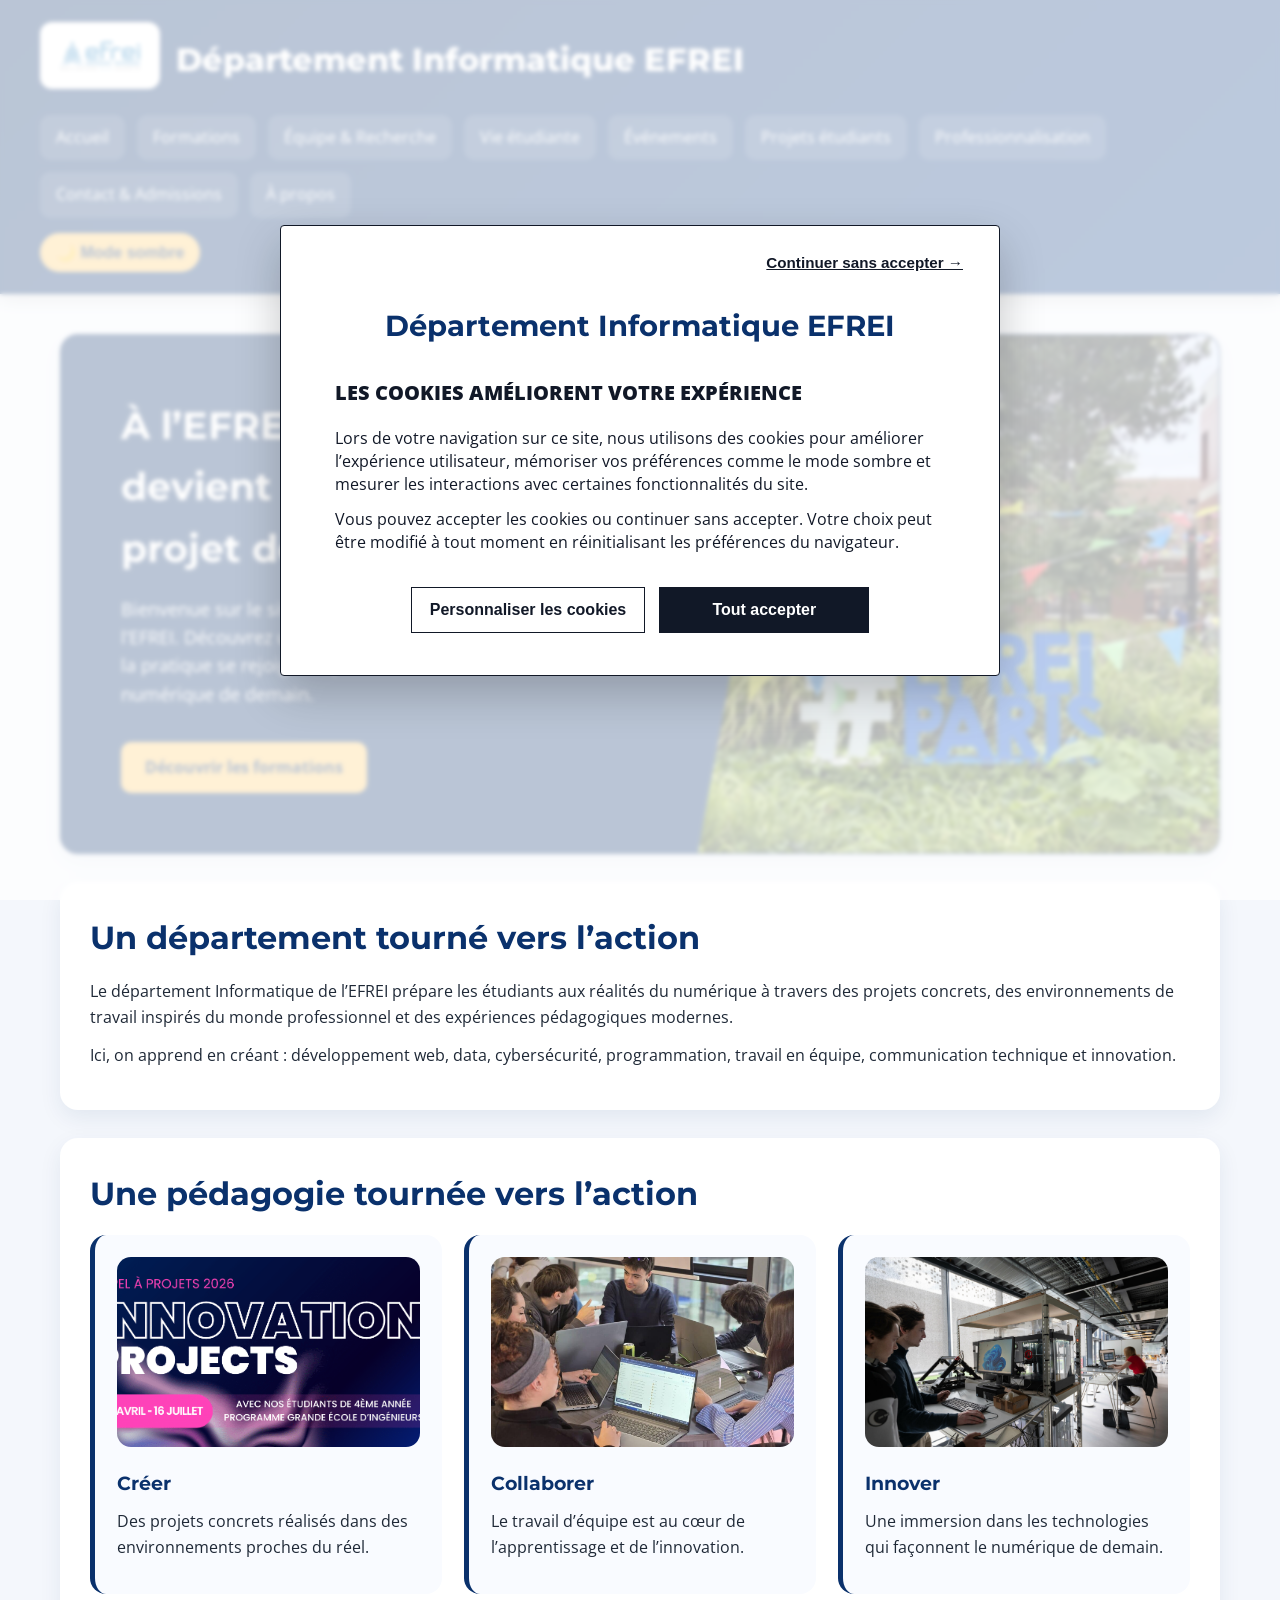
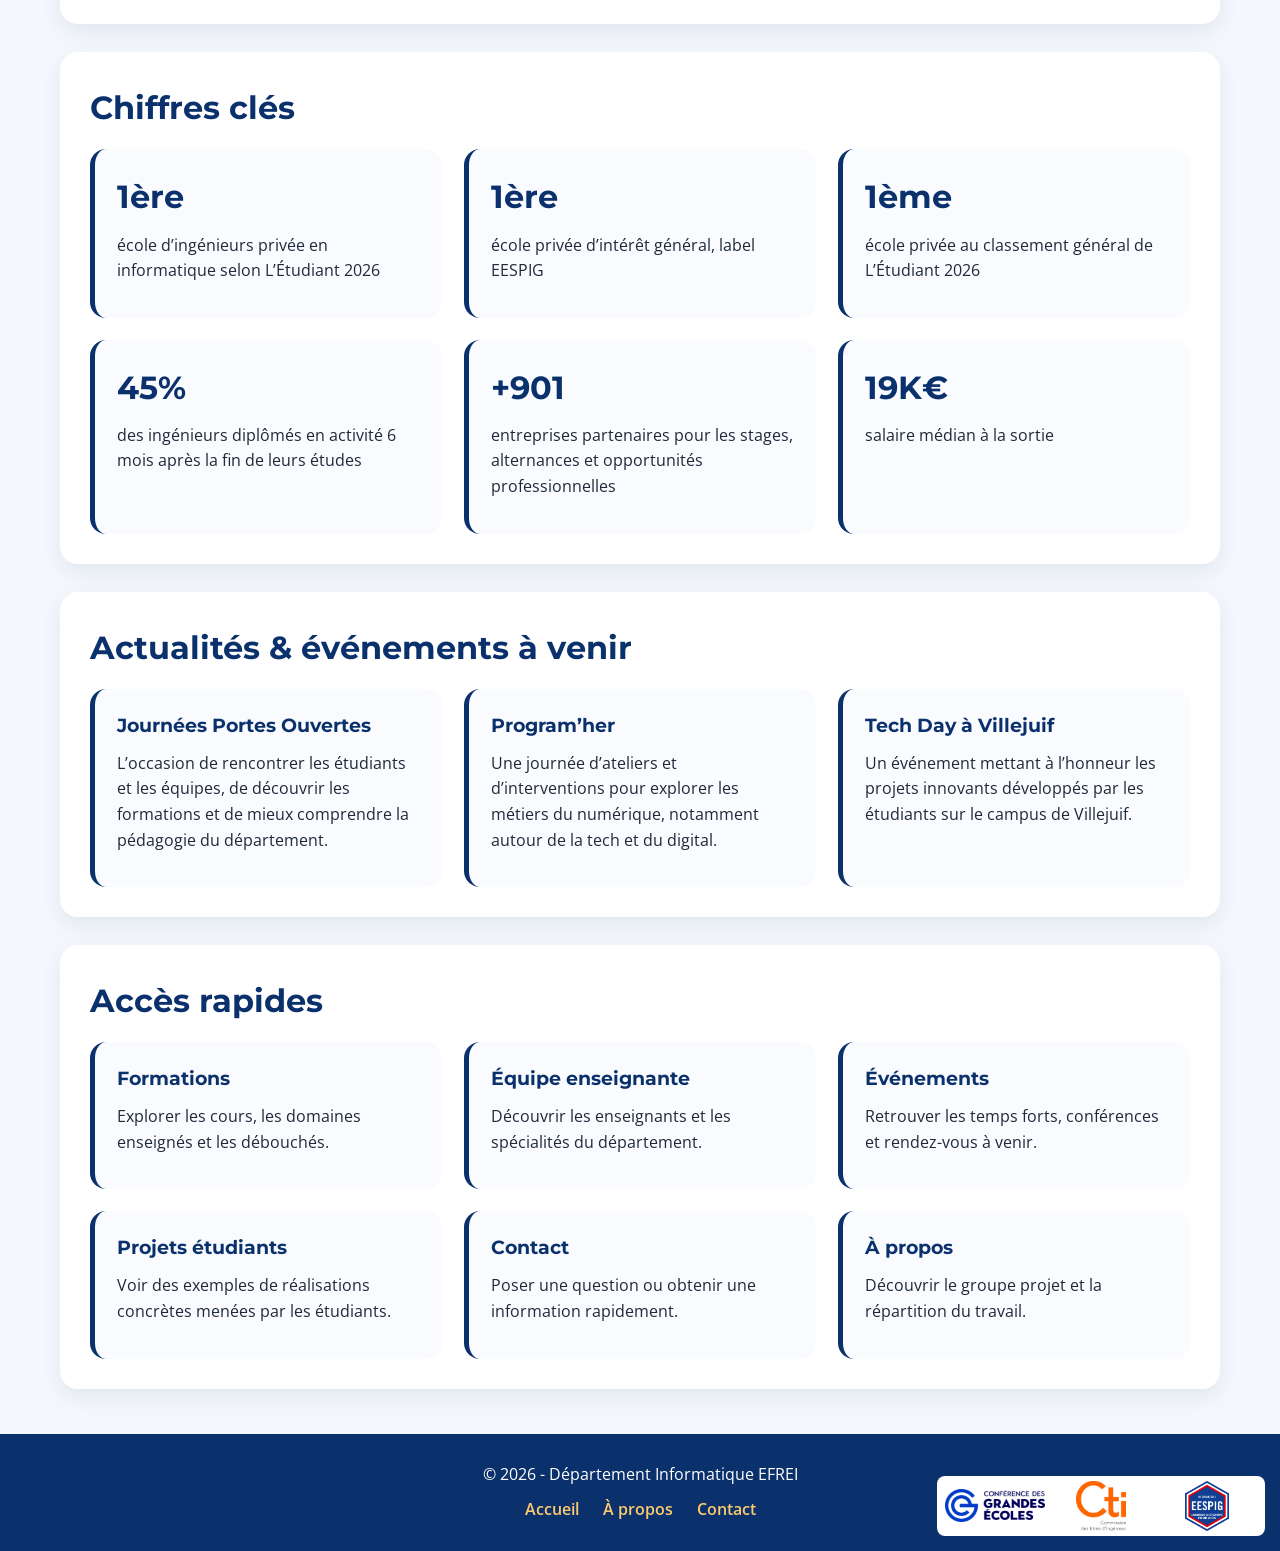
<file: accueil/index.html>
<!DOCTYPE html>
<html lang="fr">
<head>
    <meta charset="UTF-8">
    <meta name="viewport" content="width=device-width, initial-scale=1.0">
    <title>Accueil - Département Informatique EFREI</title>
    <link rel="stylesheet" href="style.css">
    <script src="script.js" defer></script>
    <link href="https://fonts.googleapis.com/css2?family=Montserrat:wght@500;700;800&family=Open+Sans:wght@400;600&display=swap" rel="stylesheet">
</head>
<body>

<header>
    <div class="header-container">
        <div class="logo-title">
            <a href="index.html">
                <img src="images/efrei-logo.png" alt="Logo EFREI" class="logo">
            </a>
            <h1 class="site-title">Département Informatique EFREI</h1>
        </div>

        <nav>
            <ul>
                <li><a href="index.html">Accueil</a></li>
                <li><a href="formations.html">Formations</a></li>
                <li><a href="equipe.html">Équipe & Recherche</a></li>
                <li><a href="campus.html">Vie étudiante</a></li>
                <li><a href="evenements.html">Événements</a></li>
                <li><a href="projets.html">Projets étudiants</a></li>
                <li><a href="professionnalisation.html">Professionnalisation</a></li>
                <li><a href="contact.html">Contact & Admissions</a></li>
                <li><a href="apropos.html">À propos</a></li>
            </ul>
        </nav>

        <button id="darkModeBtn" type="button" class="dark-toggle">
            🌙 Mode sombre
        </button>
    </div>
</header>

<main>

   <section class="hero hero-diagonal">
    <div class="hero-content">
        <h2>À l’EFREI, chaque idée devient code, chaque projet devient avenir</h2>
        <p>
            Bienvenue sur le site du département Informatique de l’EFREI.
            Découvrez un univers où l’innovation, la créativité et la pratique
            se rejoignent pour former les talents du numérique de demain.
        </p>


        <a href="formations.html" class="btn">Découvrir les formations</a>
    </div>

   <div class="hero-visual">
    <img src="images/111.png" alt="Étudiants en projet informatique" class="hero-slide active">
    <img src="images/acc.png" alt="Étudiants travaillant en équipe" class="hero-slide">
    <img src="images/image.png" alt="Ambiance tech et innovation" class="hero-slide">
</div>
</section>

    <section>
        <h2>Un département tourné vers l’action</h2>
        <p>
            Le département Informatique de l’EFREI prépare les étudiants aux réalités
            du numérique à travers des projets concrets, des environnements de travail
            inspirés du monde professionnel et des expériences pédagogiques modernes.
        </p>
        <p>
            Ici, on apprend en créant : développement web, data, cybersécurité,
            programmation, travail en équipe, communication technique et innovation.
        </p>
    </section>

    <section>
        <h2>Une pédagogie tournée vers l’action</h2>
        <div class="cards">
            <div class="card">
                <img src="images/accueil1.jpg" alt="Poste de travail étudiant avec code et croquis">
                <h3>Créer</h3>
                <p>Des projets concrets réalisés dans des environnements proches du réel.</p>
            </div>

            <div class="card">
                <img src="images/accueil2.jpg" alt="Étudiants travaillant ensemble sur un projet numérique">
                <h3>Collaborer</h3>
                <p>Le travail d’équipe est au cœur de l’apprentissage et de l’innovation.</p>
            </div>

            <div class="card">
                <img src="images/accueil3.jpg" alt="Écrans et outils numériques dans une ambiance tech moderne">
                <h3>Innover</h3>
                <p>Une immersion dans les technologies qui façonnent le numérique de demain.</p>
            </div>
        </div>
    </section>

   <section>
    <h2>Chiffres clés</h2>

    <div class="cards">
        <div class="card stat-card">
            <h3><span class="counter" data-target="1">0</span>ère</h3>
            <p>école d’ingénieurs privée en informatique selon L’Étudiant 2026</p>
        </div>

        <div class="card stat-card">
            <h3><span class="counter" data-target="1">0</span>ère</h3>
            <p>école privée d’intérêt général, label EESPIG</p>
        </div>

        <div class="card stat-card">
            <h3><span class="counter" data-target="2">0</span>ème</h3>
            <p>école privée au classement général de L’Étudiant 2026</p>
        </div>

        <div class="card stat-card">
            <h3><span class="counter" data-target="98">0</span>%</h3>
            <p>des ingénieurs diplômés en activité 6 mois après la fin de leurs études</p>
        </div>

        <div class="card stat-card">
            <h3>+<span class="counter" data-target="2000">0</span></h3>
            <p>entreprises partenaires pour les stages, alternances et opportunités professionnelles</p>
        </div>

        <div class="card stat-card">
    <h3><span class="counter" data-target="42">0</span>K€</h3>
    <p>salaire médian à la sortie</p>
</div>
    </div>

</section>

    <section>
        <h2>Actualités & événements à venir</h2>
        <div class="cards">
            <div class="card">
                <h3>Journées Portes Ouvertes</h3>
                <p>
                    L’occasion de rencontrer les étudiants et les équipes, de découvrir les formations
                    et de mieux comprendre la pédagogie du département.
                </p>
            </div>

            <div class="card">
                <h3>Program’her</h3>
                <p>
                    Une journée d’ateliers et d’interventions pour explorer les métiers du numérique,
                    notamment autour de la tech et du digital.
                </p>
            </div>

            <div class="card">
                <h3>Tech Day à Villejuif</h3>
                <p>
                    Un événement mettant à l’honneur les projets innovants développés par les étudiants
                    sur le campus de Villejuif.
                </p>
            </div>
        </div>
    </section>

    <section>
        <h2>Accès rapides</h2>
        <div class="cards">

            <a href="formations.html" class="card-link">
                <div class="card">
                    <h3>Formations</h3>
                    <p>Explorer les cours, les domaines enseignés et les débouchés.</p>
                </div>
            </a>

            <a href="equipe.html" class="card-link">
                <div class="card">
                    <h3>Équipe enseignante</h3>
                    <p>Découvrir les enseignants et les spécialités du département.</p>
                </div>
            </a>

            <a href="evenements.html" class="card-link">
                <div class="card">
                    <h3>Événements</h3>
                    <p>Retrouver les temps forts, conférences et rendez-vous à venir.</p>
                </div>
            </a>

            <a href="projets.html" class="card-link">
                <div class="card">
                    <h3>Projets étudiants</h3>
                    <p>Voir des exemples de réalisations concrètes menées par les étudiants.</p>
                </div>
            </a>

            <a href="contact.html" class="card-link">
                <div class="card">
                    <h3>Contact</h3>
                    <p>Poser une question ou obtenir une information rapidement.</p>
                </div>
            </a>

            <a href="apropos.html" class="card-link">
                <div class="card">
                    <h3>À propos</h3>
                    <p>Découvrir le groupe projet et la répartition du travail.</p>
                </div>
            </a>

        </div>
    </section>

</main>

<footer>
    <div class="footer-container">
        <p>© 2026 - Département Informatique EFREI</p>
        <a href="index.html">Accueil</a>
        <a href="apropos.html">À propos</a>
        <a href="contact.html">Contact</a>
    </div>

    <!-- ENCADRÉ LABELS -->
    <div class="labels-box">
        <img src="images/cge.png" alt="Label CGE">
        <img src="images/cti.png" alt="Label CTI">
        <img src="images/eespig.png" alt="Label EESPIG">
    </div>
</footer>

<div id="cookieModal" class="cookie-modal">
    <div class="cookie-box">
        <button id="continueWithoutCookies" type="button" class="cookie-link">
            Continuer sans accepter →
        </button>

        <h3>Département Informatique EFREI</h3>

        <h4>Les cookies améliorent votre expérience</h4>

        <p>
            Lors de votre navigation sur ce site, nous utilisons des cookies pour améliorer
            l’expérience utilisateur, mémoriser vos préférences comme le mode sombre et mesurer
            les interactions avec certaines fonctionnalités du site.
        </p>

        <p>
            Vous pouvez accepter les cookies ou continuer sans accepter. Votre choix peut être
            modifié à tout moment en réinitialisant les préférences du navigateur.
        </p>

        <div class="cookie-actions">
            <button id="customizeCookies" type="button" class="cookie-btn secondary">
                Personnaliser les cookies
            </button>

            <button id="acceptCookies" type="button" class="cookie-btn primary">
                Tout accepter
            </button>
        </div>
    </div>
</div>
<button id="backToTop" title="Retour en haut">↑</button>
</body>
</html>
</file>
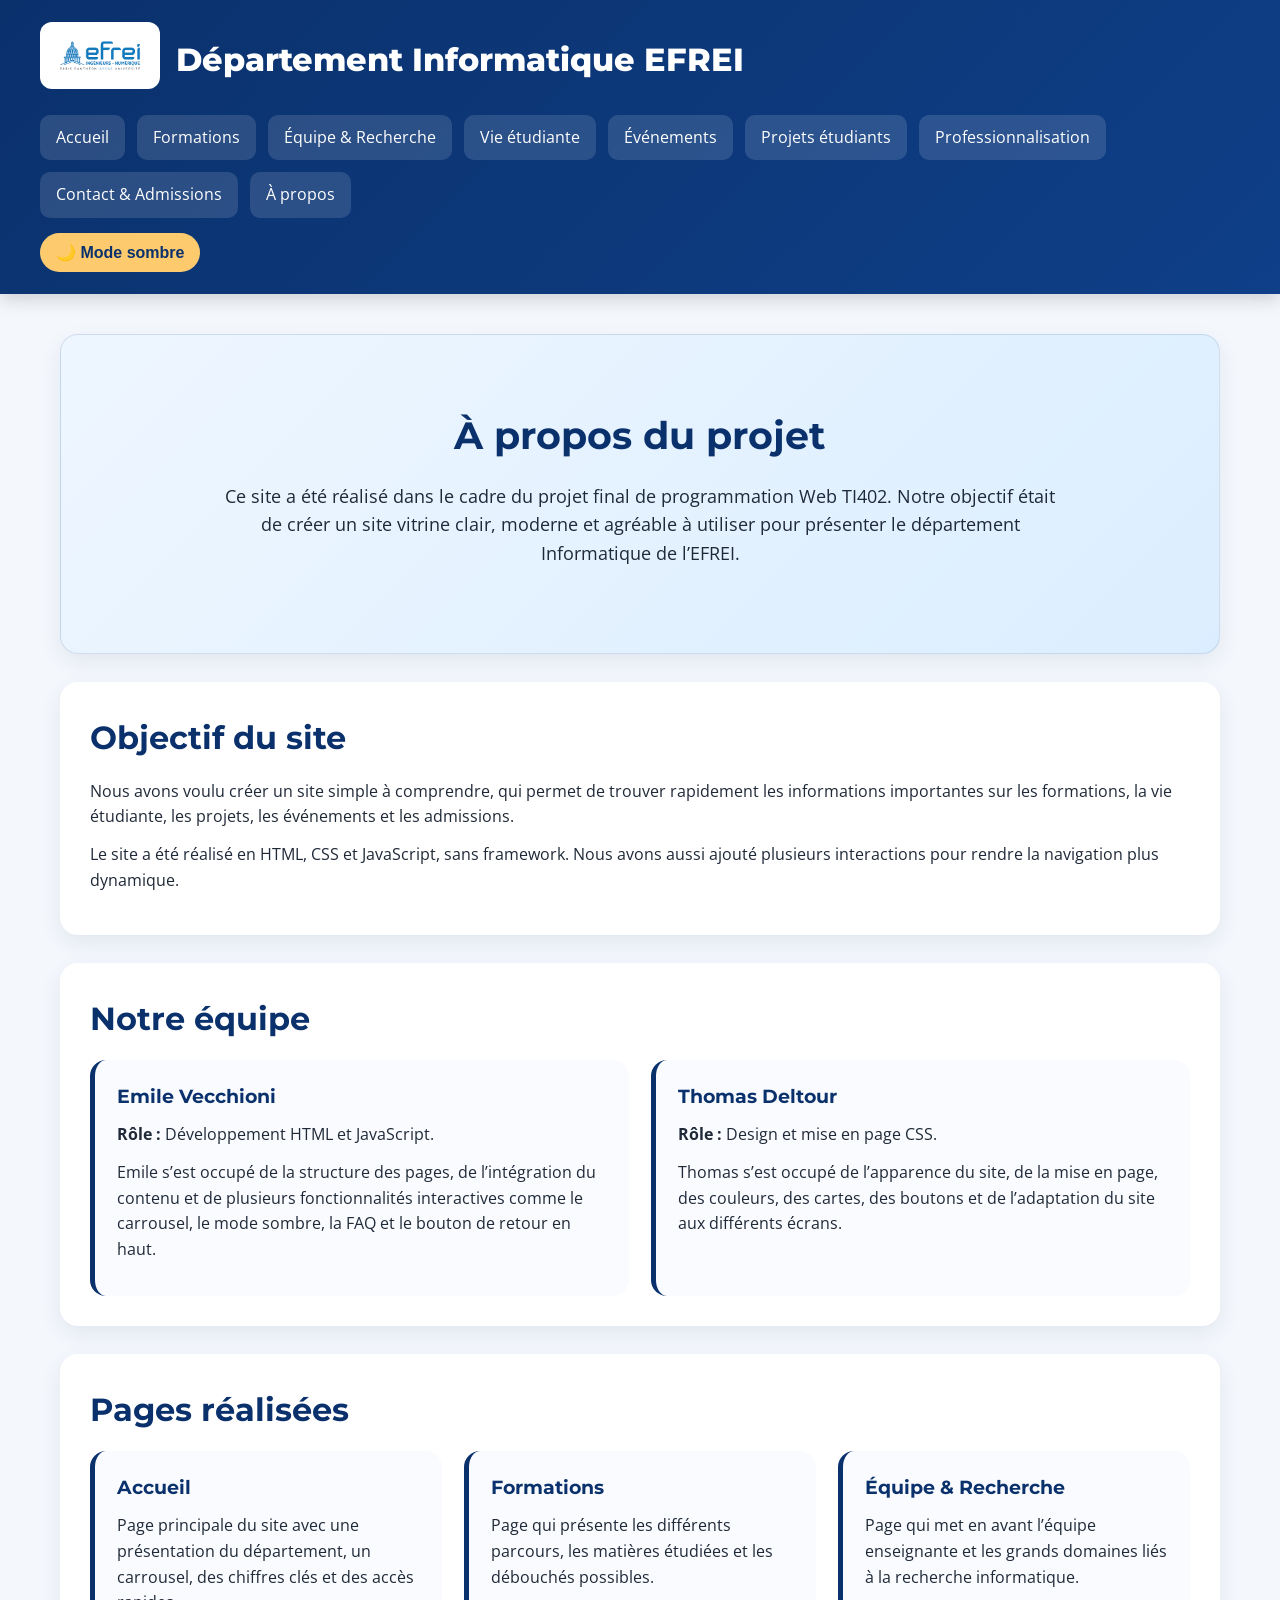
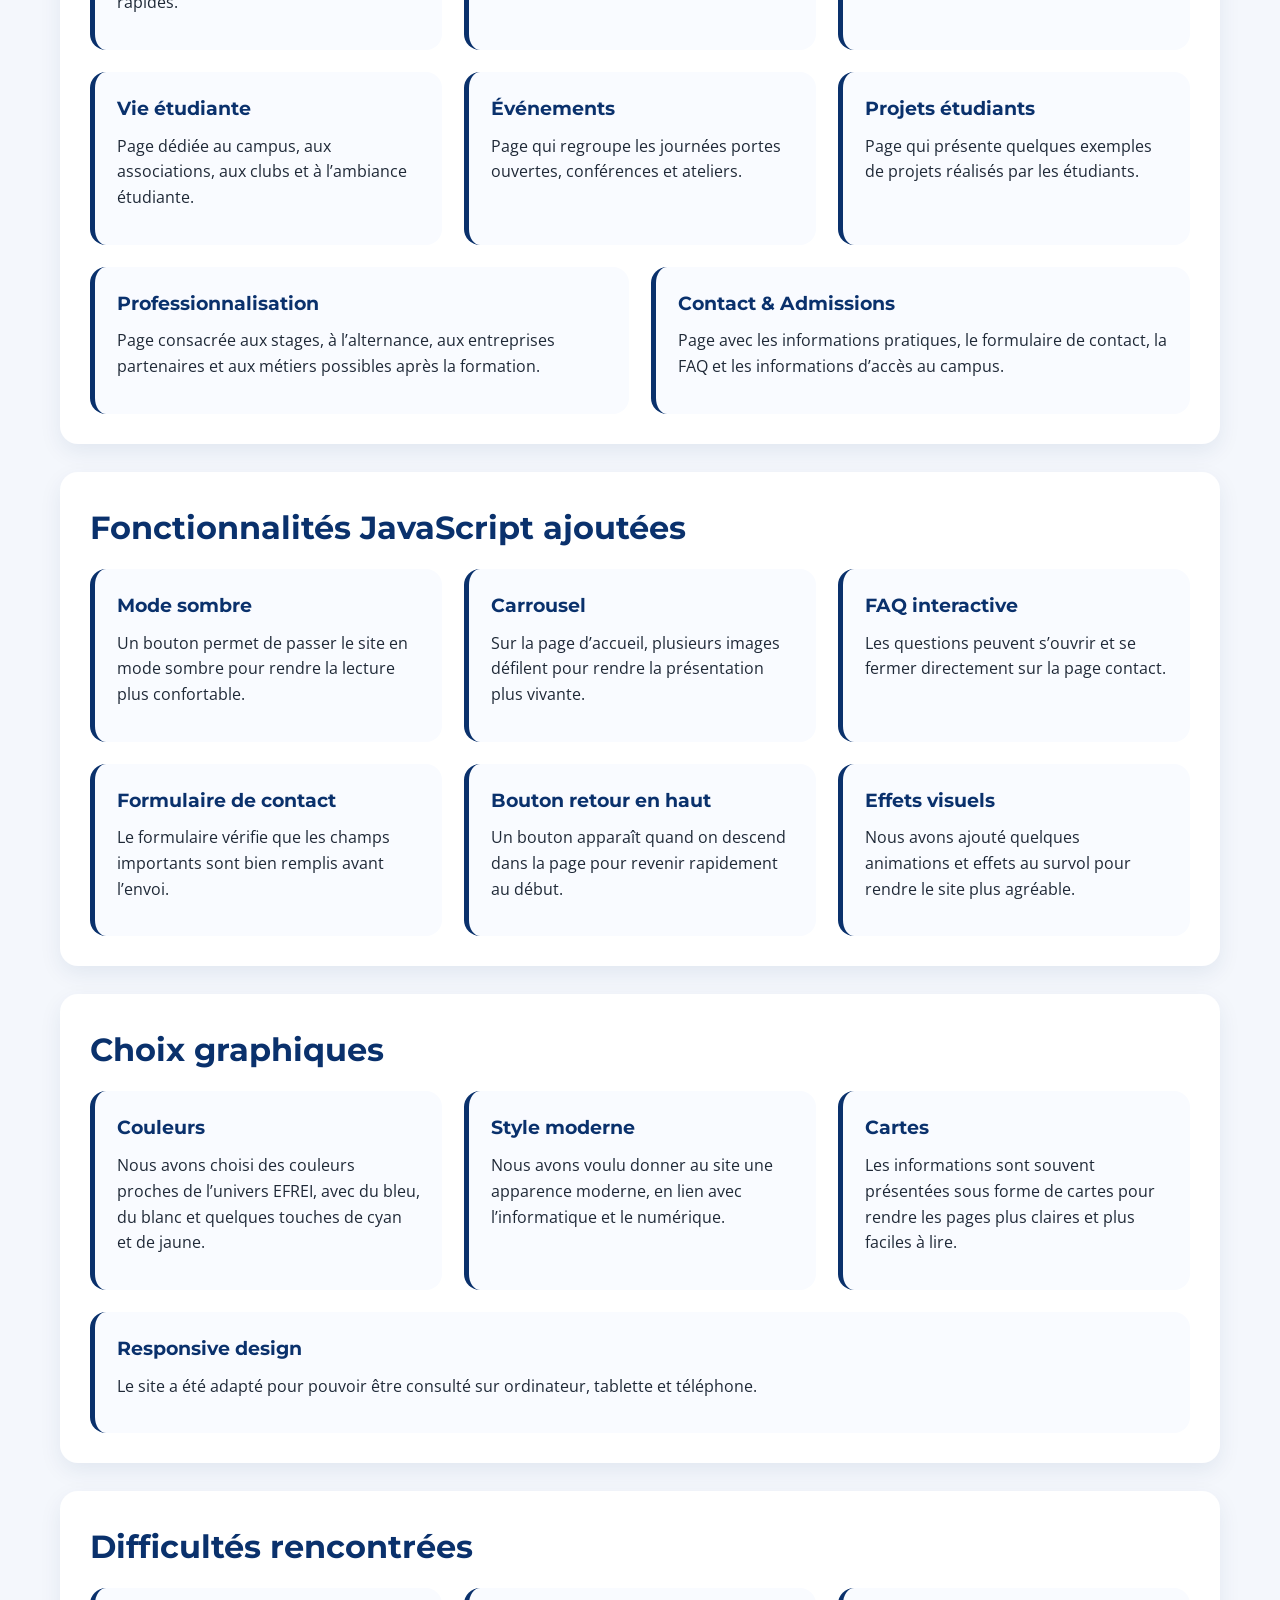
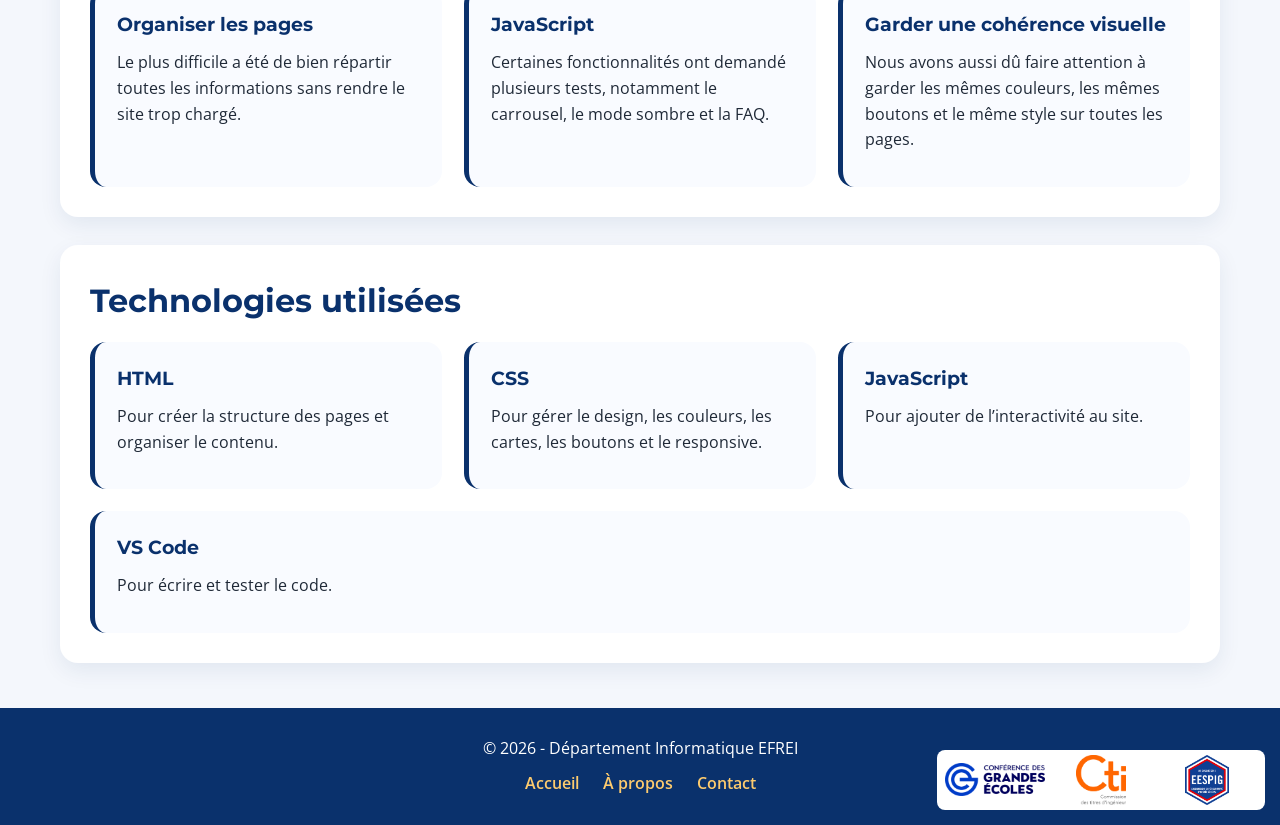
<file: accueil/apropos.html>
<!DOCTYPE html>
<html lang="fr">
<head>
    <meta charset="UTF-8">
    <meta name="viewport" content="width=device-width, initial-scale=1.0">
    <title>À propos - EFREI</title>
    <link rel="stylesheet" href="style.css">
    <script src="script.js" defer></script>
    <link href="https://fonts.googleapis.com/css2?family=Montserrat:wght@500;700;800&family=Open+Sans:wght@400;600&display=swap" rel="stylesheet">
</head>
<body>

<header>
    <div class="header-container">
        <div class="logo-title">
            <a href="index.html">
                <img src="images/efrei-logo.png" alt="Logo EFREI" class="logo">
            </a>
            <h1 class="site-title">Département Informatique EFREI</h1>
        </div>

        <nav>
            <ul>
                <li><a href="index.html">Accueil</a></li>
                <li><a href="formations.html">Formations</a></li>
                <li><a href="equipe.html">Équipe & Recherche</a></li>
                <li><a href="campus.html">Vie étudiante</a></li>
                <li><a href="evenements.html">Événements</a></li>
                <li><a href="projets.html">Projets étudiants</a></li>
                <li><a href="professionnalisation.html">Professionnalisation</a></li>
                <li><a href="contact.html">Contact & Admissions</a></li>
                <li><a href="apropos.html">À propos</a></li>
            </ul>
        </nav>

        <button id="darkModeBtn" type="button" class="dark-toggle">
            🌙 Mode sombre
        </button>
    </div>
</header>

<main>

    <section class="hero">
        <h2>À propos du projet</h2>
        <p>
            Ce site a été réalisé dans le cadre du projet final de programmation Web TI402.
            Notre objectif était de créer un site vitrine clair, moderne et agréable à utiliser
            pour présenter le département Informatique de l’EFREI.
        </p>
    </section>

    <section>
        <h2>Objectif du site</h2>
        <p>
            Nous avons voulu créer un site simple à comprendre, qui permet de trouver rapidement
            les informations importantes sur les formations, la vie étudiante, les projets, les événements
            et les admissions.
        </p>
        <p>
            Le site a été réalisé en HTML, CSS et JavaScript, sans framework. Nous avons aussi ajouté
            plusieurs interactions pour rendre la navigation plus dynamique.
        </p>
    </section>

    <section>
        <h2>Notre équipe</h2>

        <div class="cards">

            <div class="card">
                <h3>Emile Vecchioni</h3>
                <p><strong>Rôle :</strong> Développement HTML et JavaScript.</p>
                <p>
                    Emile s’est occupé de la structure des pages, de l’intégration du contenu
                    et de plusieurs fonctionnalités interactives comme le carrousel, le mode sombre,
                    la FAQ et le bouton de retour en haut.
                </p>
            </div>

            <div class="card">
                <h3>Thomas Deltour</h3>
                <p><strong>Rôle :</strong> Design et mise en page CSS.</p>
                <p>
                    Thomas s’est occupé de l’apparence du site, de la mise en page,
                    des couleurs, des cartes, des boutons et de l’adaptation du site aux différents écrans.
                </p>
            </div>

        </div>
    </section>

    <section>
        <h2>Pages réalisées</h2>

        <div class="cards">
            <div class="card">
                <h3>Accueil</h3>
                <p>
                    Page principale du site avec une présentation du département, un carrousel,
                    des chiffres clés et des accès rapides.
                </p>
            </div>

            <div class="card">
                <h3>Formations</h3>
                <p>
                    Page qui présente les différents parcours, les matières étudiées
                    et les débouchés possibles.
                </p>
            </div>

            <div class="card">
                <h3>Équipe & Recherche</h3>
                <p>
                    Page qui met en avant l’équipe enseignante et les grands domaines liés
                    à la recherche informatique.
                </p>
            </div>

            <div class="card">
                <h3>Vie étudiante</h3>
                <p>
                    Page dédiée au campus, aux associations, aux clubs et à l’ambiance étudiante.
                </p>
            </div>

            <div class="card">
                <h3>Événements</h3>
                <p>
                    Page qui regroupe les journées portes ouvertes, conférences et ateliers.
                </p>
            </div>

            <div class="card">
                <h3>Projets étudiants</h3>
                <p>
                    Page qui présente quelques exemples de projets réalisés par les étudiants.
                </p>
            </div>

            <div class="card">
                <h3>Professionnalisation</h3>
                <p>
                    Page consacrée aux stages, à l’alternance, aux entreprises partenaires
                    et aux métiers possibles après la formation.
                </p>
            </div>

            <div class="card">
                <h3>Contact & Admissions</h3>
                <p>
                    Page avec les informations pratiques, le formulaire de contact,
                    la FAQ et les informations d’accès au campus.
                </p>
            </div>
        </div>
    </section>

    <section>
        <h2>Fonctionnalités JavaScript ajoutées</h2>

        <div class="cards">
            <div class="card">
                <h3>Mode sombre</h3>
                <p>
                    Un bouton permet de passer le site en mode sombre pour rendre la lecture plus confortable.
                </p>
            </div>

            <div class="card">
                <h3>Carrousel</h3>
                <p>
                    Sur la page d’accueil, plusieurs images défilent pour rendre la présentation plus vivante.
                </p>
            </div>

            <div class="card">
                <h3>FAQ interactive</h3>
                <p>
                    Les questions peuvent s’ouvrir et se fermer directement sur la page contact.
                </p>
            </div>

            <div class="card">
                <h3>Formulaire de contact</h3>
                <p>
                    Le formulaire vérifie que les champs importants sont bien remplis avant l’envoi.
                </p>
            </div>

            <div class="card">
                <h3>Bouton retour en haut</h3>
                <p>
                    Un bouton apparaît quand on descend dans la page pour revenir rapidement au début.
                </p>
            </div>

            <div class="card">
                <h3>Effets visuels</h3>
                <p>
                    Nous avons ajouté quelques animations et effets au survol pour rendre le site plus agréable.
                </p>
            </div>
        </div>
    </section>

    <section>
        <h2>Choix graphiques</h2>

        <div class="cards">
            <div class="card">
                <h3>Couleurs</h3>
                <p>
                    Nous avons choisi des couleurs proches de l’univers EFREI, avec du bleu,
                    du blanc et quelques touches de cyan et de jaune.
                </p>
            </div>

            <div class="card">
                <h3>Style moderne</h3>
                <p>
                    Nous avons voulu donner au site une apparence moderne, en lien avec l’informatique
                    et le numérique.
                </p>
            </div>

            <div class="card">
                <h3>Cartes</h3>
                <p>
                    Les informations sont souvent présentées sous forme de cartes pour rendre les pages
                    plus claires et plus faciles à lire.
                </p>
            </div>

            <div class="card">
                <h3>Responsive design</h3>
                <p>
                    Le site a été adapté pour pouvoir être consulté sur ordinateur, tablette et téléphone.
                </p>
            </div>
        </div>
    </section>

    <section>
        <h2>Difficultés rencontrées</h2>

        <div class="cards">
            <div class="card">
                <h3>Organiser les pages</h3>
                <p>
                    Le plus difficile a été de bien répartir toutes les informations sans rendre le site trop chargé.
                </p>
            </div>

            

            <div class="card">
                <h3>JavaScript</h3>
                <p>
                    Certaines fonctionnalités ont demandé plusieurs tests, notamment le carrousel,
                    le mode sombre et la FAQ.
                </p>
            </div>

            <div class="card">
                <h3>Garder une cohérence visuelle</h3>
                <p>
                    Nous avons aussi dû faire attention à garder les mêmes couleurs,
                    les mêmes boutons et le même style sur toutes les pages.
                </p>
            </div>
        </div>
    </section>

    <section>
        <h2>Technologies utilisées</h2>

        <div class="cards">
            <div class="card">
                <h3>HTML</h3>
                <p>
                    Pour créer la structure des pages et organiser le contenu.
                </p>
            </div>

            <div class="card">
                <h3>CSS</h3>
                <p>
                    Pour gérer le design, les couleurs, les cartes, les boutons et le responsive.
                </p>
            </div>

            <div class="card">
                <h3>JavaScript</h3>
                <p>
                    Pour ajouter de l’interactivité au site.
                </p>
            </div>

            <div class="card">
                <h3>VS Code</h3>
                <p>
                    Pour écrire et tester le code.
                </p>
            </div>

           
        </div>
    </section>

</main>

<footer>
    <div class="footer-container">
        <p>© 2026 - Département Informatique EFREI</p>
        <a href="index.html">Accueil</a>
        <a href="apropos.html">À propos</a>
        <a href="contact.html">Contact</a>
    </div>

    <div class="labels-box">
        <img src="images/cge.png" alt="Label CGE">
        <img src="images/cti.png" alt="Label CTI">
        <img src="images/eespig.png" alt="Label EESPIG">
    </div>
</footer>

<button id="backToTop" title="Retour en haut">↑</button>

</body>
</html>
</file>
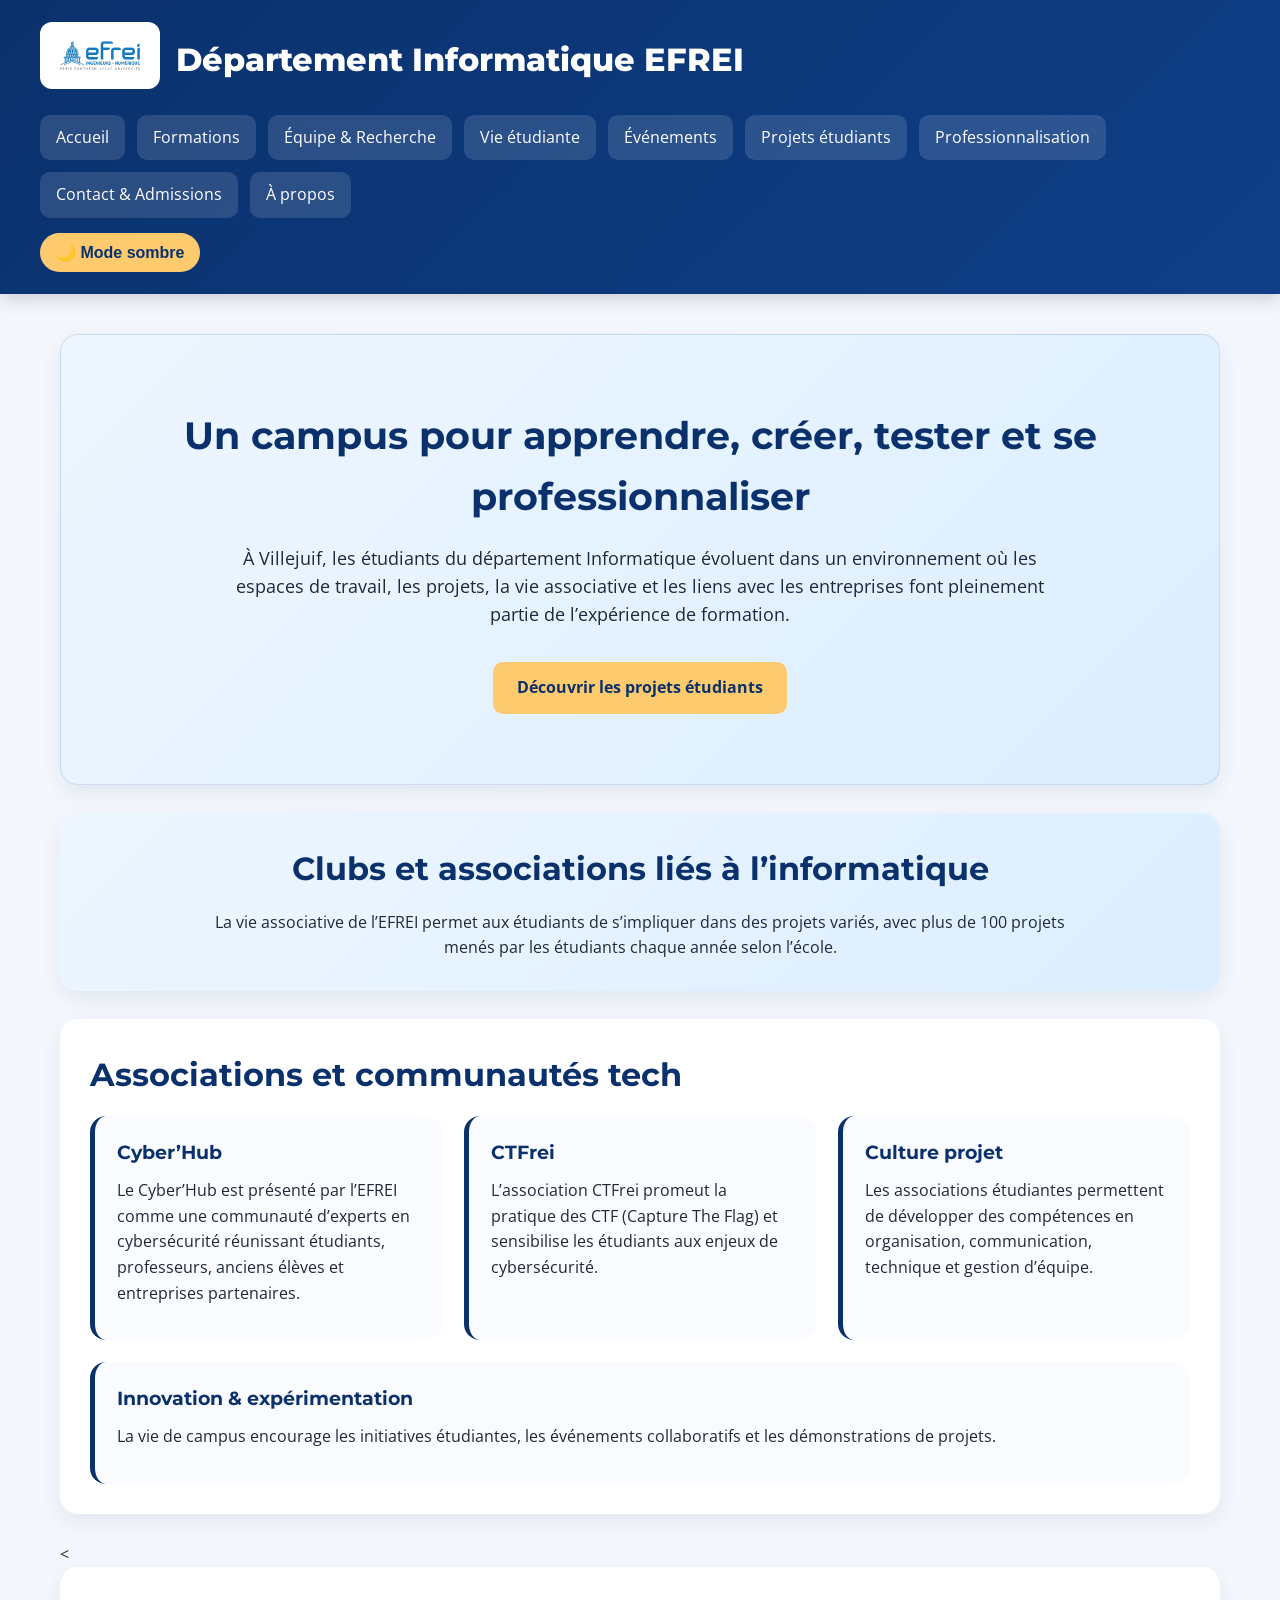
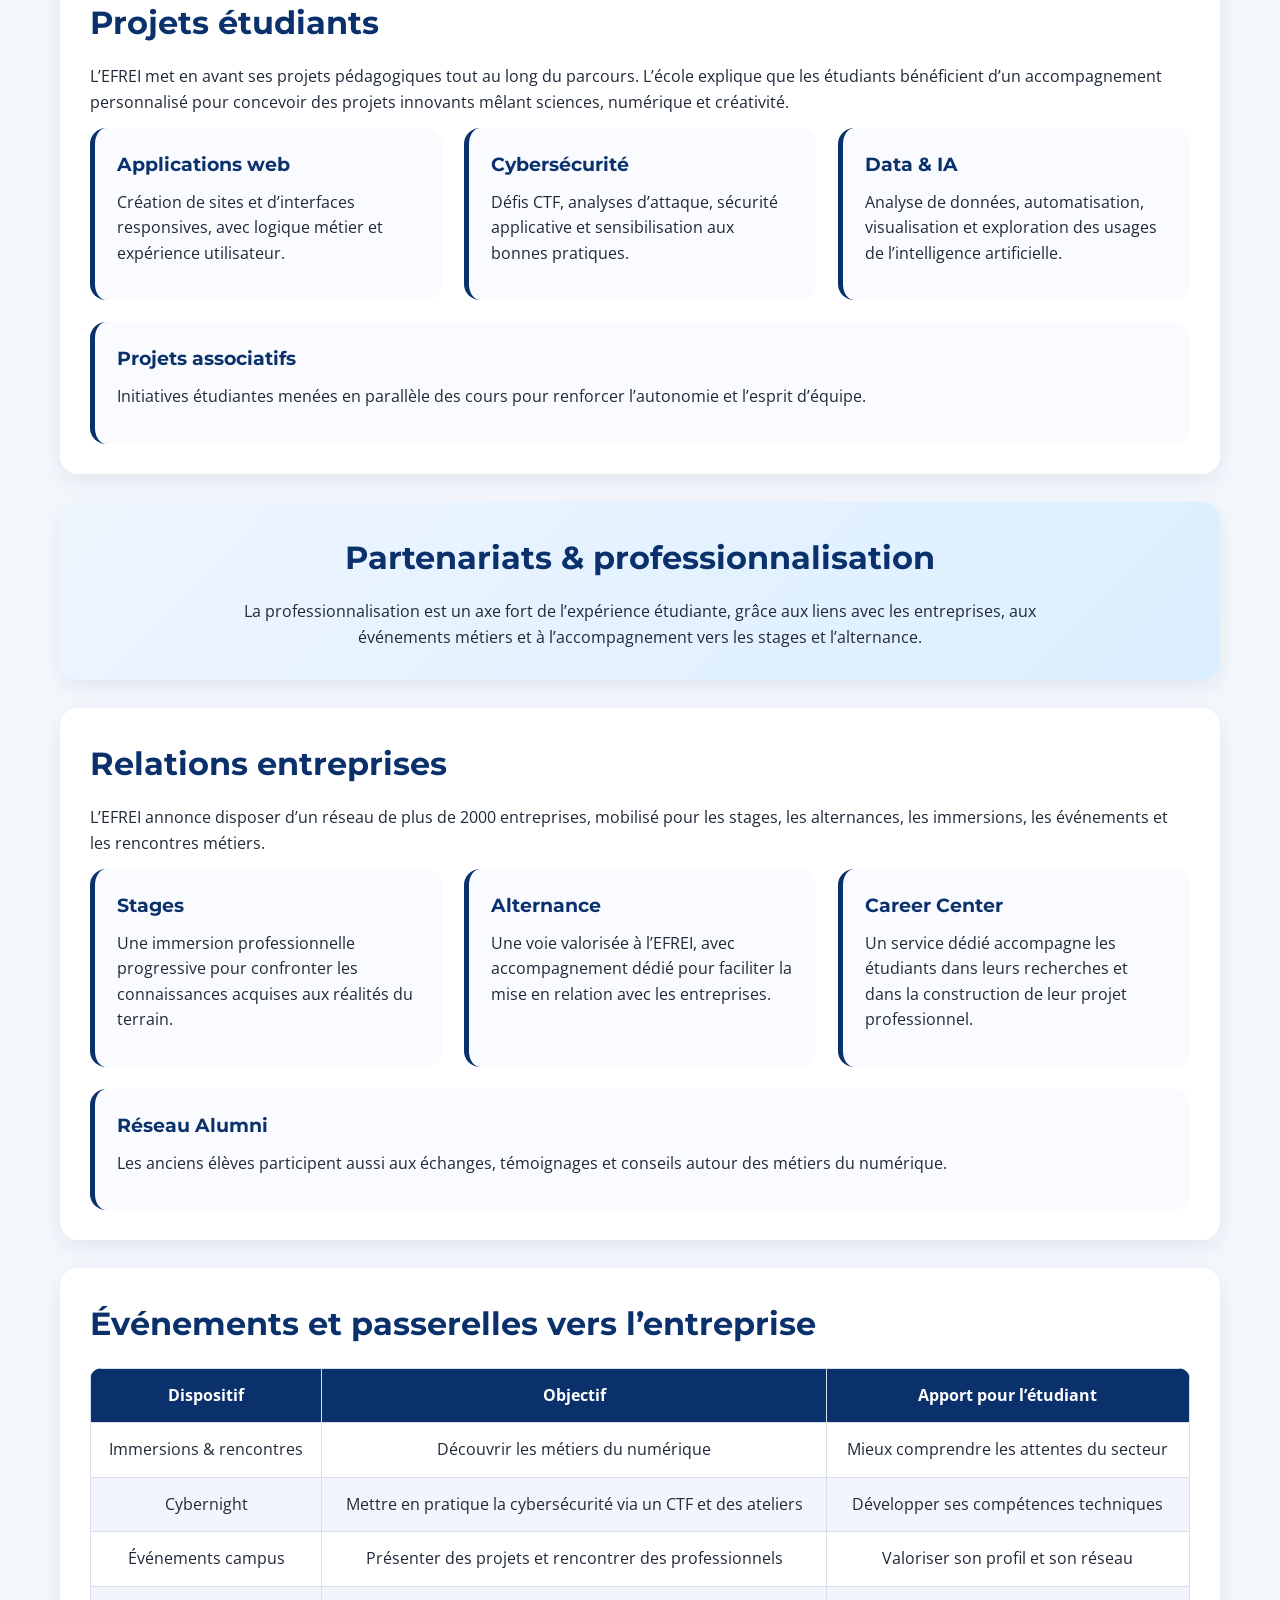
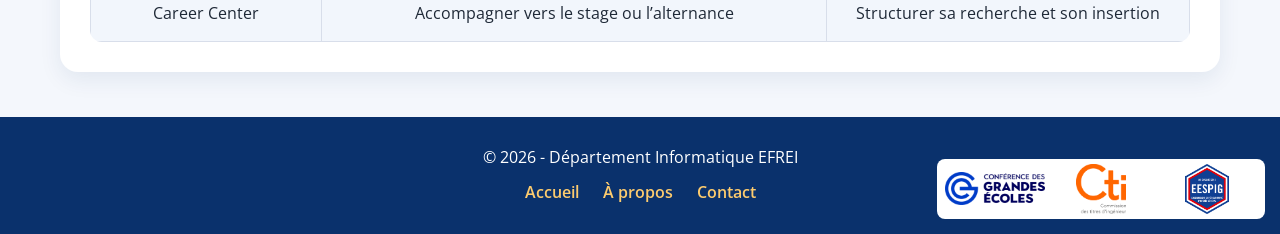
<file: accueil/campus.html>
<!DOCTYPE html>
<html lang="fr">
<head>
    <meta charset="UTF-8">
    <meta name="viewport" content="width=device-width, initial-scale=1.0">
    <title>Vie étudiante & professionnalisation - Département Informatique EFREI</title>
    <link rel="stylesheet" href="style.css">
    <script src="script.js" defer></script>
    <link href="https://fonts.googleapis.com/css2?family=Montserrat:wght@500;700;800&family=Open+Sans:wght@400;600&display=swap" rel="stylesheet">
</head>
<body>

<header>
    <div class="header-container">
        <div class="logo-title">
            <a href="index.html">
                <img src="images/efrei-logo.png" alt="Logo EFREI" class="logo">
            </a>
            <h1 class="site-title">Département Informatique EFREI</h1>
        </div>

        <nav>
            <ul>
                <li><a href="index.html">Accueil</a></li>
                <li><a href="formations.html">Formations</a></li>
                <li><a href="equipe.html">Équipe & Recherche</a></li>
                <li><a href="campus.html">Vie étudiante</a></li>
                <li><a href="evenements.html">Événements</a></li>
                <li><a href="projets.html">Projets étudiants</a></li>
                <li><a href="professionnalisation.html">Professionnalisation</a></li>
                <li><a href="contact.html">Contact & Admissions</a></li>
                <li><a href="apropos.html">À propos</a></li>
            </ul>
        </nav>

        <button id="darkModeBtn" type="button" class="dark-toggle">
            🌙 Mode sombre
        </button>
    </div>
</header>

<main>

    <section class="hero">
        <h2>Un campus pour apprendre, créer, tester et se professionnaliser</h2>
        <p>
            À Villejuif, les étudiants du département Informatique évoluent dans un environnement
            où les espaces de travail, les projets, la vie associative et les liens avec les entreprises
            font pleinement partie de l’expérience de formation.
        </p>
        <a href="projets.html" class="btn">Découvrir les projets étudiants</a>
    </section>

    <section class="page-banner">
        <h2>Clubs et associations liés à l’informatique</h2>
        <p>
            La vie associative de l’EFREI permet aux étudiants de s’impliquer dans des projets variés,
            avec plus de 100 projets menés par les étudiants chaque année selon l’école.
        </p>
    </section>

    <section>
        <h2>Associations et communautés tech</h2>
        <div class="cards">
            <div class="card">
                <h3>Cyber’Hub</h3>
                <p>
                    Le Cyber’Hub est présenté par l’EFREI comme une communauté d’experts en cybersécurité
                    réunissant étudiants, professeurs, anciens élèves et entreprises partenaires.
                </p>
            </div>

            <div class="card">
                <h3>CTFrei</h3>
                <p>
                    L’association CTFrei promeut la pratique des CTF (Capture The Flag) et sensibilise
                    les étudiants aux enjeux de cybersécurité.
                </p>
            </div>

            <div class="card">
                <h3>Culture projet</h3>
                <p>
                    Les associations étudiantes permettent de développer des compétences en organisation,
                    communication, technique et gestion d’équipe.
                </p>
            </div>

            <div class="card">
                <h3>Innovation & expérimentation</h3>
                <p>
                    La vie de campus encourage les initiatives étudiantes, les événements collaboratifs
                    et les démonstrations de projets.
                </p>
            </div>
        </div>
    </section>

    <

    <section>
        <h2>Projets étudiants</h2>
        <p>
            L’EFREI met en avant ses projets pédagogiques tout au long du parcours. L’école explique que les étudiants
            bénéficient d’un accompagnement personnalisé pour concevoir des projets innovants mêlant sciences,
            numérique et créativité.
        </p>

        <div class="cards">
            <div class="card">
                <h3>Applications web</h3>
                <p>Création de sites et d’interfaces responsives, avec logique métier et expérience utilisateur.</p>
            </div>

            <div class="card">
                <h3>Cybersécurité</h3>
                <p>Défis CTF, analyses d’attaque, sécurité applicative et sensibilisation aux bonnes pratiques.</p>
            </div>

            <div class="card">
                <h3>Data & IA</h3>
                <p>Analyse de données, automatisation, visualisation et exploration des usages de l’intelligence artificielle.</p>
            </div>

            <div class="card">
                <h3>Projets associatifs</h3>
                <p>Initiatives étudiantes menées en parallèle des cours pour renforcer l’autonomie et l’esprit d’équipe.</p>
            </div>
        </div>
    </section>

    <section class="page-banner">
        <h2>Partenariats & professionnalisation</h2>
        <p>
            La professionnalisation est un axe fort de l’expérience étudiante, grâce aux liens avec les entreprises,
            aux événements métiers et à l’accompagnement vers les stages et l’alternance.
        </p>
    </section>

    <section>
        <h2>Relations entreprises</h2>
        <p>
            L’EFREI annonce disposer d’un réseau de plus de 2000 entreprises, mobilisé pour les stages,
            les alternances, les immersions, les événements et les rencontres métiers.
        </p>

        <div class="cards">
            <div class="card">
                <h3>Stages</h3>
                <p>
                    Une immersion professionnelle progressive pour confronter les connaissances acquises
                    aux réalités du terrain.
                </p>
            </div>

            <div class="card">
                <h3>Alternance</h3>
                <p>
                    Une voie valorisée à l’EFREI, avec accompagnement dédié pour faciliter la mise en relation
                    avec les entreprises.
                </p>
            </div>

            <div class="card">
                <h3>Career Center</h3>
                <p>
                    Un service dédié accompagne les étudiants dans leurs recherches et dans la construction
                    de leur projet professionnel.
                </p>
            </div>

            <div class="card">
                <h3>Réseau Alumni</h3>
                <p>
                    Les anciens élèves participent aussi aux échanges, témoignages et conseils autour des métiers du numérique.
                </p>
            </div>
        </div>
    </section>

    <section>
        <h2>Événements et passerelles vers l’entreprise</h2>
        <table>
            <thead>
                <tr>
                    <th>Dispositif</th>
                    <th>Objectif</th>
                    <th>Apport pour l’étudiant</th>
                </tr>
            </thead>
            <tbody>
                <tr>
                    <td>Immersions & rencontres</td>
                    <td>Découvrir les métiers du numérique</td>
                    <td>Mieux comprendre les attentes du secteur</td>
                </tr>
                <tr>
                    <td>Cybernight</td>
                    <td>Mettre en pratique la cybersécurité via un CTF et des ateliers</td>
                    <td>Développer ses compétences techniques</td>
                </tr>
                <tr>
                    <td>Événements campus</td>
                    <td>Présenter des projets et rencontrer des professionnels</td>
                    <td>Valoriser son profil et son réseau</td>
                </tr>
                <tr>
                    <td>Career Center</td>
                    <td>Accompagner vers le stage ou l’alternance</td>
                    <td>Structurer sa recherche et son insertion</td>
                </tr>
            </tbody>
        </table>
    </section>

</main>

<footer>
    <div class="footer-container">
        <p>© 2026 - Département Informatique EFREI</p>
        <a href="index.html">Accueil</a>
        <a href="apropos.html">À propos</a>
        <a href="contact.html">Contact</a>
    </div>

    <!-- ENCADRÉ LABELS -->
    <div class="labels-box">
        <img src="images/cge.png" alt="Label CGE">
        <img src="images/cti.png" alt="Label CTI">
        <img src="images/eespig.png" alt="Label EESPIG">
    </div>
</footer>
<button id="backToTop" title="Retour en haut">↑</button>

</body>
</html>
</file>
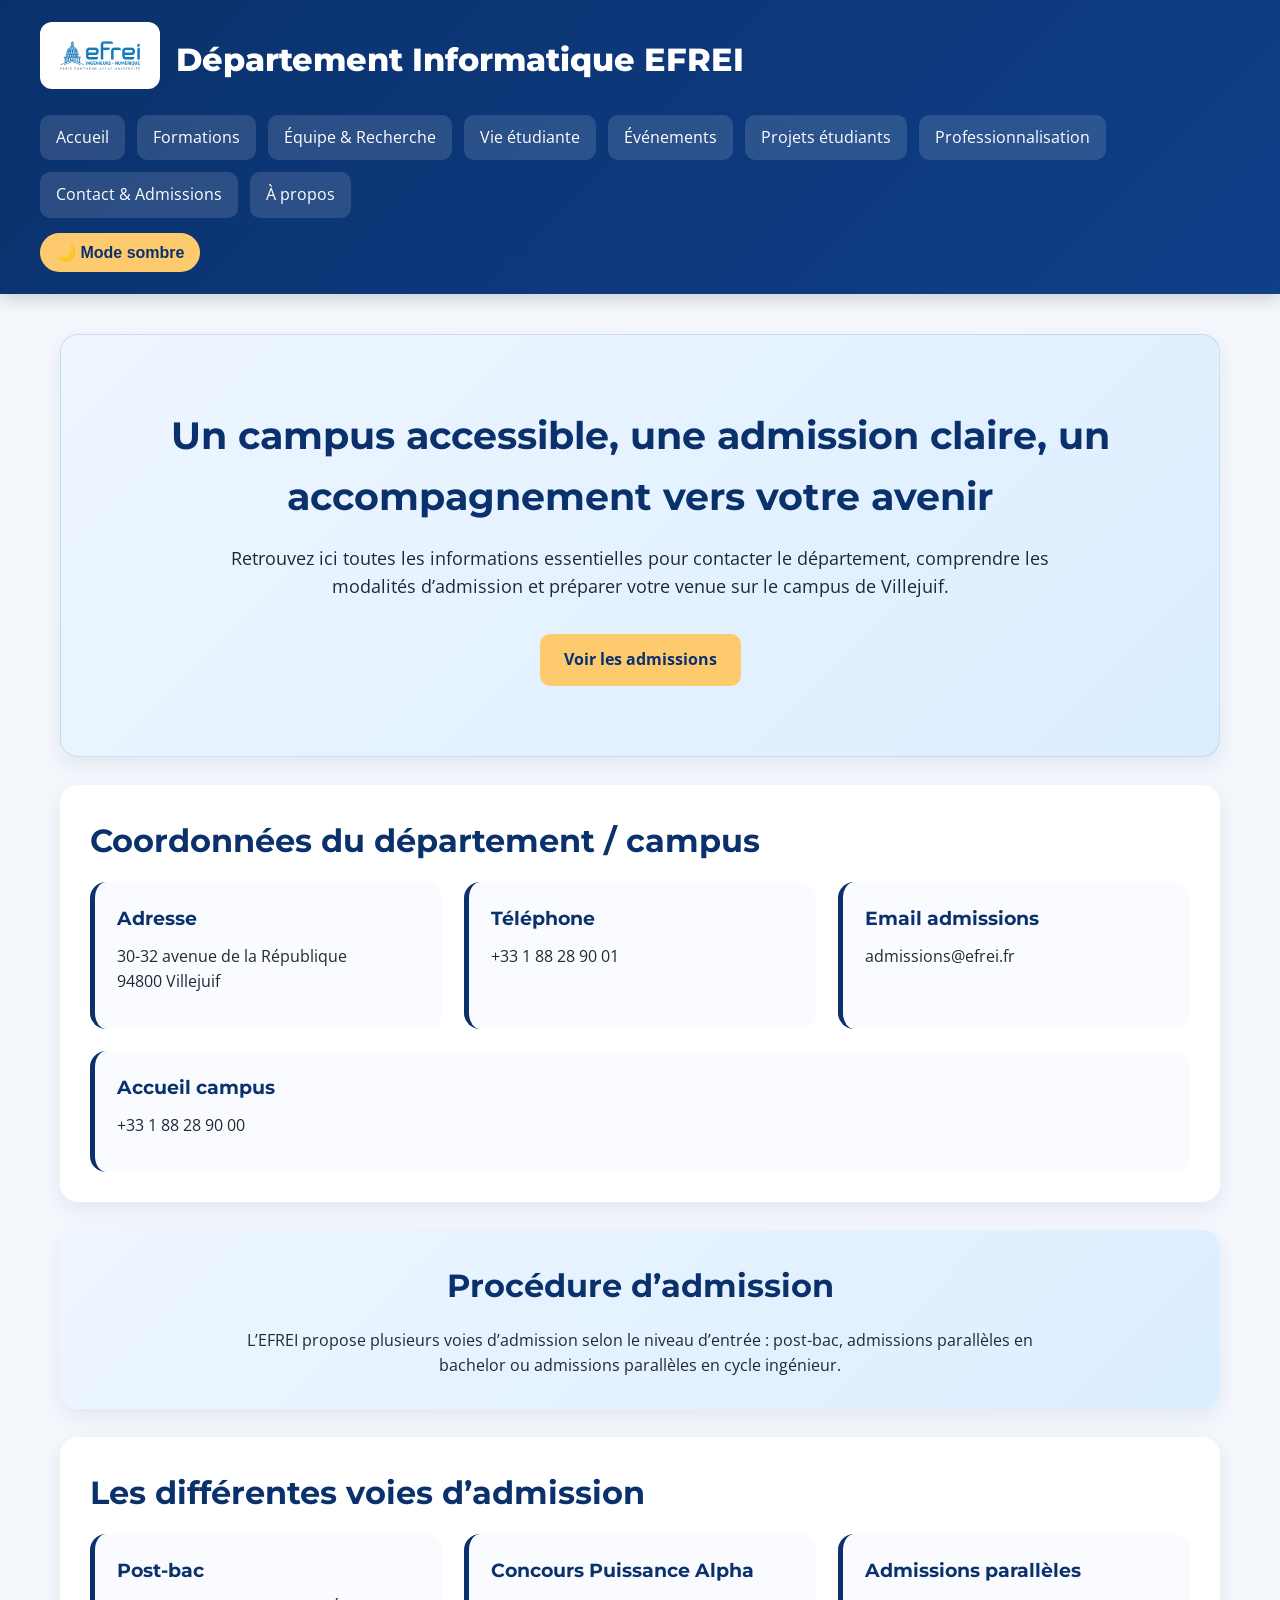
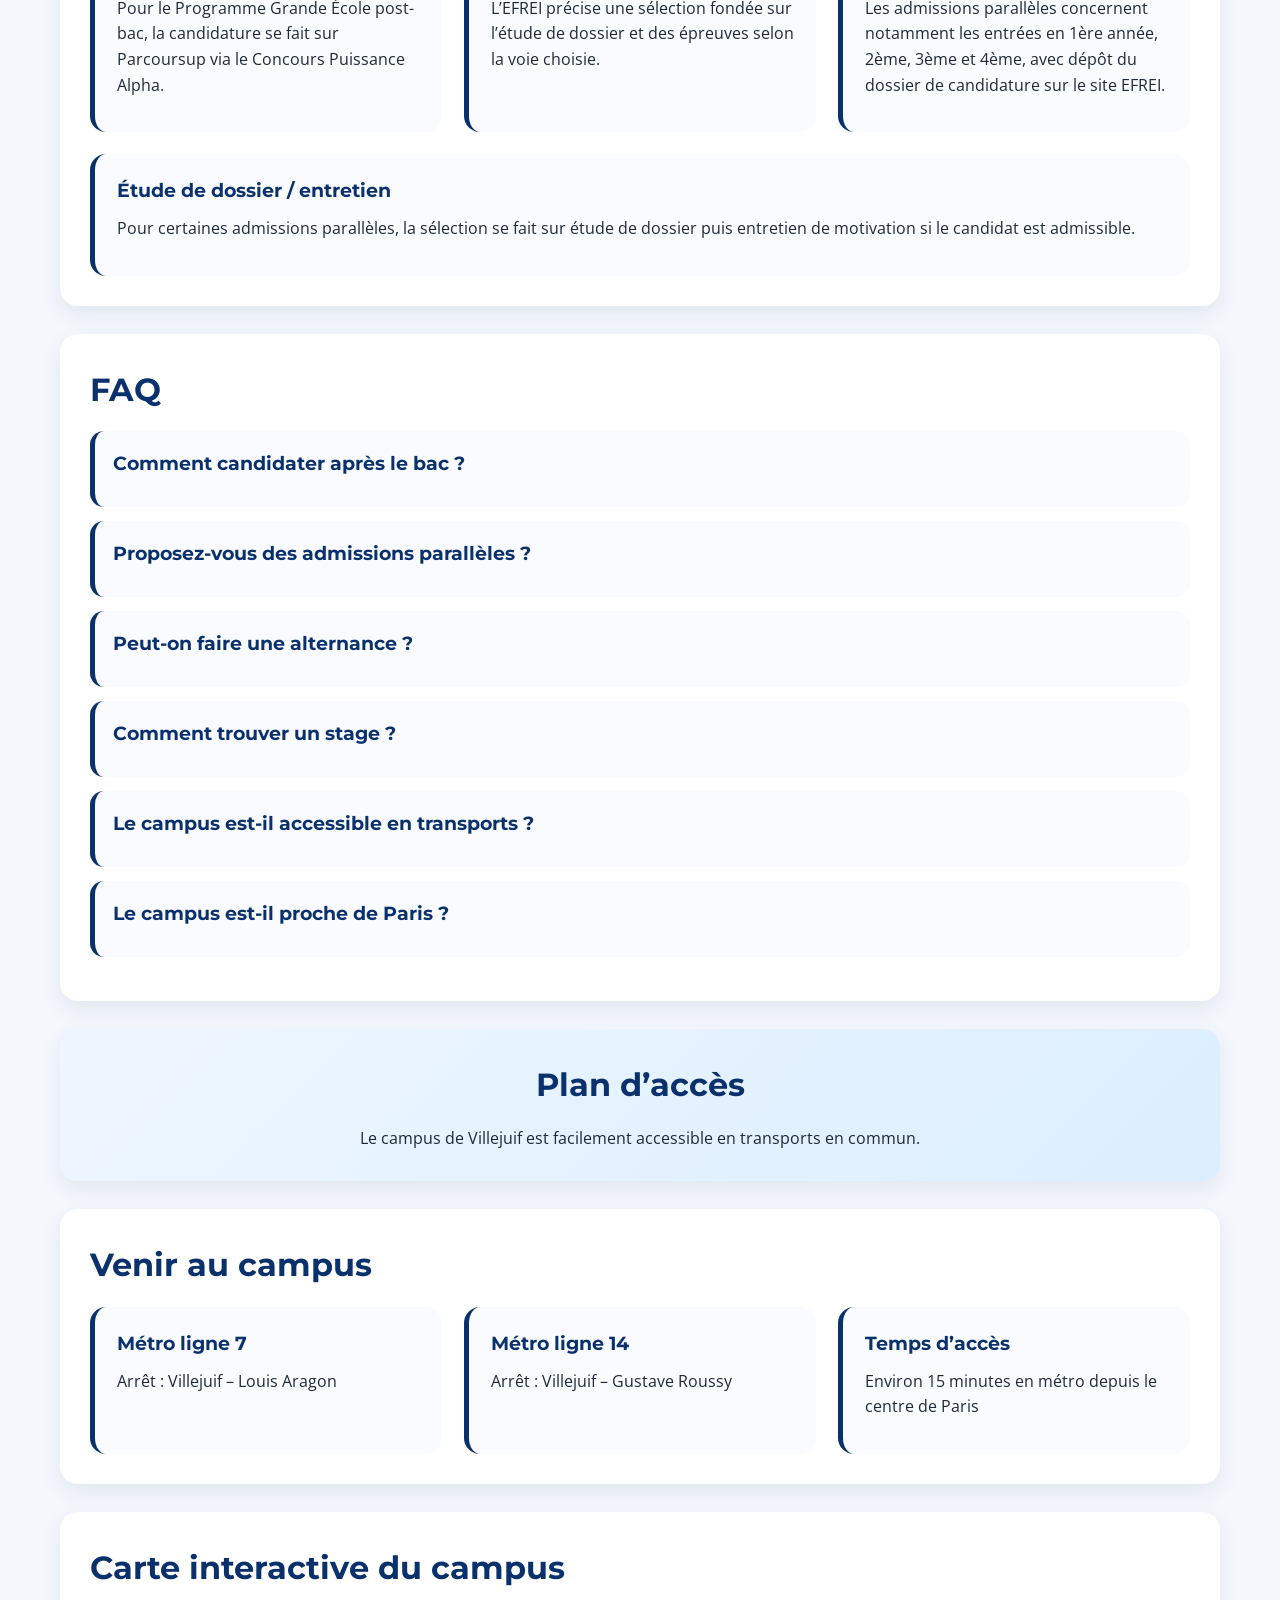
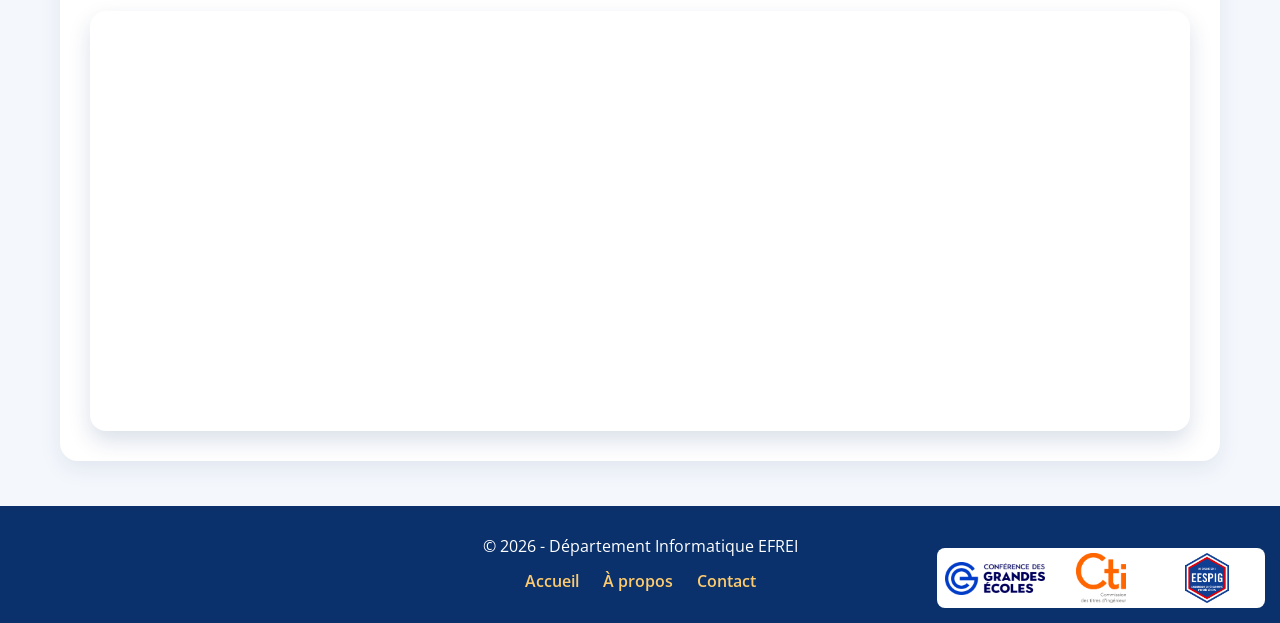
<file: accueil/contact.html>
<!DOCTYPE html>
<html lang="fr">
<head>
    <meta charset="UTF-8">
    <meta name="viewport" content="width=device-width, initial-scale=1.0">
    <title>Contact & Admissions - Département Informatique EFREI</title>
    <link rel="stylesheet" href="style.css">
    <script src="script.js" defer></script>
    <link href="https://fonts.googleapis.com/css2?family=Montserrat:wght@500;700;800&family=Open+Sans:wght@400;600&display=swap" rel="stylesheet">
</head>
<body>

<header>
    <div class="header-container">
        <div class="logo-title">
            <a href="index.html">
                <img src="images/efrei-logo.png" alt="Logo EFREI" class="logo">
            </a>
            <h1 class="site-title">Département Informatique EFREI</h1>
        </div>

        <nav>
            <ul>
                <li><a href="index.html">Accueil</a></li>
                <li><a href="formations.html">Formations</a></li>
                <li><a href="equipe.html">Équipe & Recherche</a></li>
                <li><a href="campus.html">Vie étudiante</a></li>
                <li><a href="evenements.html">Événements</a></li>
                <li><a href="projets.html">Projets étudiants</a></li>
                <li><a href="professionnalisation.html">Professionnalisation</a></li>
                <li><a href="contact.html">Contact & Admissions</a></li>
                <li><a href="apropos.html">À propos</a></li>
            </ul>
        </nav>

        <button id="darkModeBtn" type="button" class="dark-toggle">
            🌙 Mode sombre
        </button>
    </div>
</header>

<main>

    <section class="hero">
        <h2>Un campus accessible, une admission claire, un accompagnement vers votre avenir</h2>
        <p>
            Retrouvez ici toutes les informations essentielles pour contacter le département,
            comprendre les modalités d’admission et préparer votre venue sur le campus de Villejuif.
        </p>
        <a href="#admission" class="btn">Voir les admissions</a>
    </section>

    <section>
        <h2>Coordonnées du département / campus</h2>
        <div class="cards">
            <div class="card">
                <h3>Adresse</h3>
                <p>30-32 avenue de la République<br>94800 Villejuif</p>
            </div>

            <div class="card">
                <h3>Téléphone</h3>
                <p>+33 1 88 28 90 01</p>
            </div>

            <div class="card">
                <h3>Email admissions</h3>
                <p>admissions@efrei.fr</p>
            </div>

            <div class="card">
                <h3>Accueil campus</h3>
                <p>+33 1 88 28 90 00</p>
            </div>
        </div>
    </section>

    <section id="admission" class="page-banner">
        <h2>Procédure d’admission</h2>
        <p>
            L’EFREI propose plusieurs voies d’admission selon le niveau d’entrée :
            post-bac, admissions parallèles en bachelor ou admissions parallèles en cycle ingénieur.
        </p>
    </section>

    <section>
        <h2>Les différentes voies d’admission</h2>

        <div class="cards">
            <div class="card">
                <h3>Post-bac</h3>
                <p>
                    Pour le Programme Grande École post-bac, la candidature se fait sur
                    Parcoursup via le Concours Puissance Alpha.
                </p>
            </div>

            <div class="card">
                <h3>Concours Puissance Alpha</h3>
                <p>
                    L’EFREI précise une sélection fondée sur l’étude de dossier
                    et des épreuves selon la voie choisie.
                </p>
            </div>

            <div class="card">
                <h3>Admissions parallèles</h3>
                <p>
                    Les admissions parallèles concernent notamment les entrées en 1ère année, 2ème, 3ème et 4ème,
                    avec dépôt du dossier de candidature sur le site EFREI.
                </p>
            </div>

            <div class="card">
                <h3>Étude de dossier / entretien</h3>
                <p>
                    Pour certaines admissions parallèles, la sélection se fait sur étude de dossier
                    puis entretien de motivation si le candidat est admissible.
                </p>
            </div>
        </div>
    </section>


    <section>
    <h2>FAQ</h2>

    <div class="faq">

        <div class="faq-item">
            <h3 class="faq-question">Comment candidater après le bac ?</h3>
            <p class="faq-answer">
                Vous pouvez candidater via Parcoursup en sélectionnant le Programme Grande École de l’EFREI
                dans le cadre du Concours Puissance Alpha.
            </p>
        </div>

        <div class="faq-item">
            <h3 class="faq-question">Proposez-vous des admissions parallèles ?</h3>
            <p class="faq-answer">
                Oui, nous proposons des admissions parallèles à plusieurs niveaux.
                La candidature se fait directement via notre site avec étude de dossier et, si nécessaire, un entretien.
            </p>
        </div>

        <div class="faq-item">
            <h3 class="faq-question">Peut-on faire une alternance ?</h3>
            <p class="faq-answer">
                Oui, plusieurs formations sont accessibles en alternance. Nous accompagnons nos étudiants
                dans leur recherche d’entreprise grâce à notre réseau de partenaires et notre Career Center.
            </p>
        </div>

        <div class="faq-item">
            <h3 class="faq-question">Comment trouver un stage ?</h3>
            <p class="faq-answer">
                Nous mettons à disposition des offres de stages et accompagnons chaque étudiant
                dans sa recherche via des ateliers, du coaching et un réseau de plus de 2000 entreprises partenaires.
            </p>
        </div>

        <div class="faq-item">
            <h3 class="faq-question">Le campus est-il accessible en transports ?</h3>
            <p class="faq-answer">
                Oui, notre campus de Villejuif est desservi par la ligne 7 (Villejuif – Louis Aragon)
                ainsi que la ligne 14 (Villejuif – Gustave Roussy).
            </p>
        </div>

        <div class="faq-item">
            <h3 class="faq-question">Le campus est-il proche de Paris ?</h3>
            <p class="faq-answer">
                Oui, le campus est situé à environ 20 minutes en métro du centre de Paris.
            </p>
        </div>

    </div>
</section>

    <section class="page-banner">
        <h2>Plan d’accès</h2>
        <p>
            Le campus de Villejuif est facilement accessible en transports en commun.
        </p>
    </section>

    <section>
        <h2>Venir au campus</h2>

        <div class="cards">
            <div class="card">
                <h3>Métro ligne 7</h3>
                <p>Arrêt : Villejuif – Louis Aragon</p>
            </div>

           

            <div class="card">
                <h3>Métro ligne 14</h3>
                <p>Arrêt : Villejuif – Gustave Roussy</p>
            </div>

            <div class="card">
                <h3>Temps d’accès</h3>
                <p>Environ 15 minutes en métro depuis le centre de Paris</p>
            </div>
        </div>
    </section>

    <section>
        <h2>Carte interactive du campus</h2>
        
        <div class="map-container">
            <iframe
                src="https://www.google.com/maps?q=EFREI%20Paris%20Villejuif%2030-32%20Avenue%20de%20la%20R%C3%A9publique%2094800%20Villejuif&output=embed"
                width="100%"
                height="420"
                style="border:0;"
                allowfullscreen=""
                loading="lazy"
                referrerpolicy="no-referrer-when-downgrade">
            </iframe>
        </div>
    </section>

</main>

<footer>
    <div class="footer-container">
        <p>© 2026 - Département Informatique EFREI</p>
        <a href="index.html">Accueil</a>
        <a href="apropos.html">À propos</a>
        <a href="contact.html">Contact</a>
    </div>

    <!-- ENCADRÉ LABELS -->
    <div class="labels-box">
        <img src="images/cge.png" alt="Label CGE">
        <img src="images/cti.png" alt="Label CTI">
        <img src="images/eespig.png" alt="Label EESPIG">
    </div>
</footer>

<button id="backToTop" title="Retour en haut">↑</button>


</body>
</html>
</file>
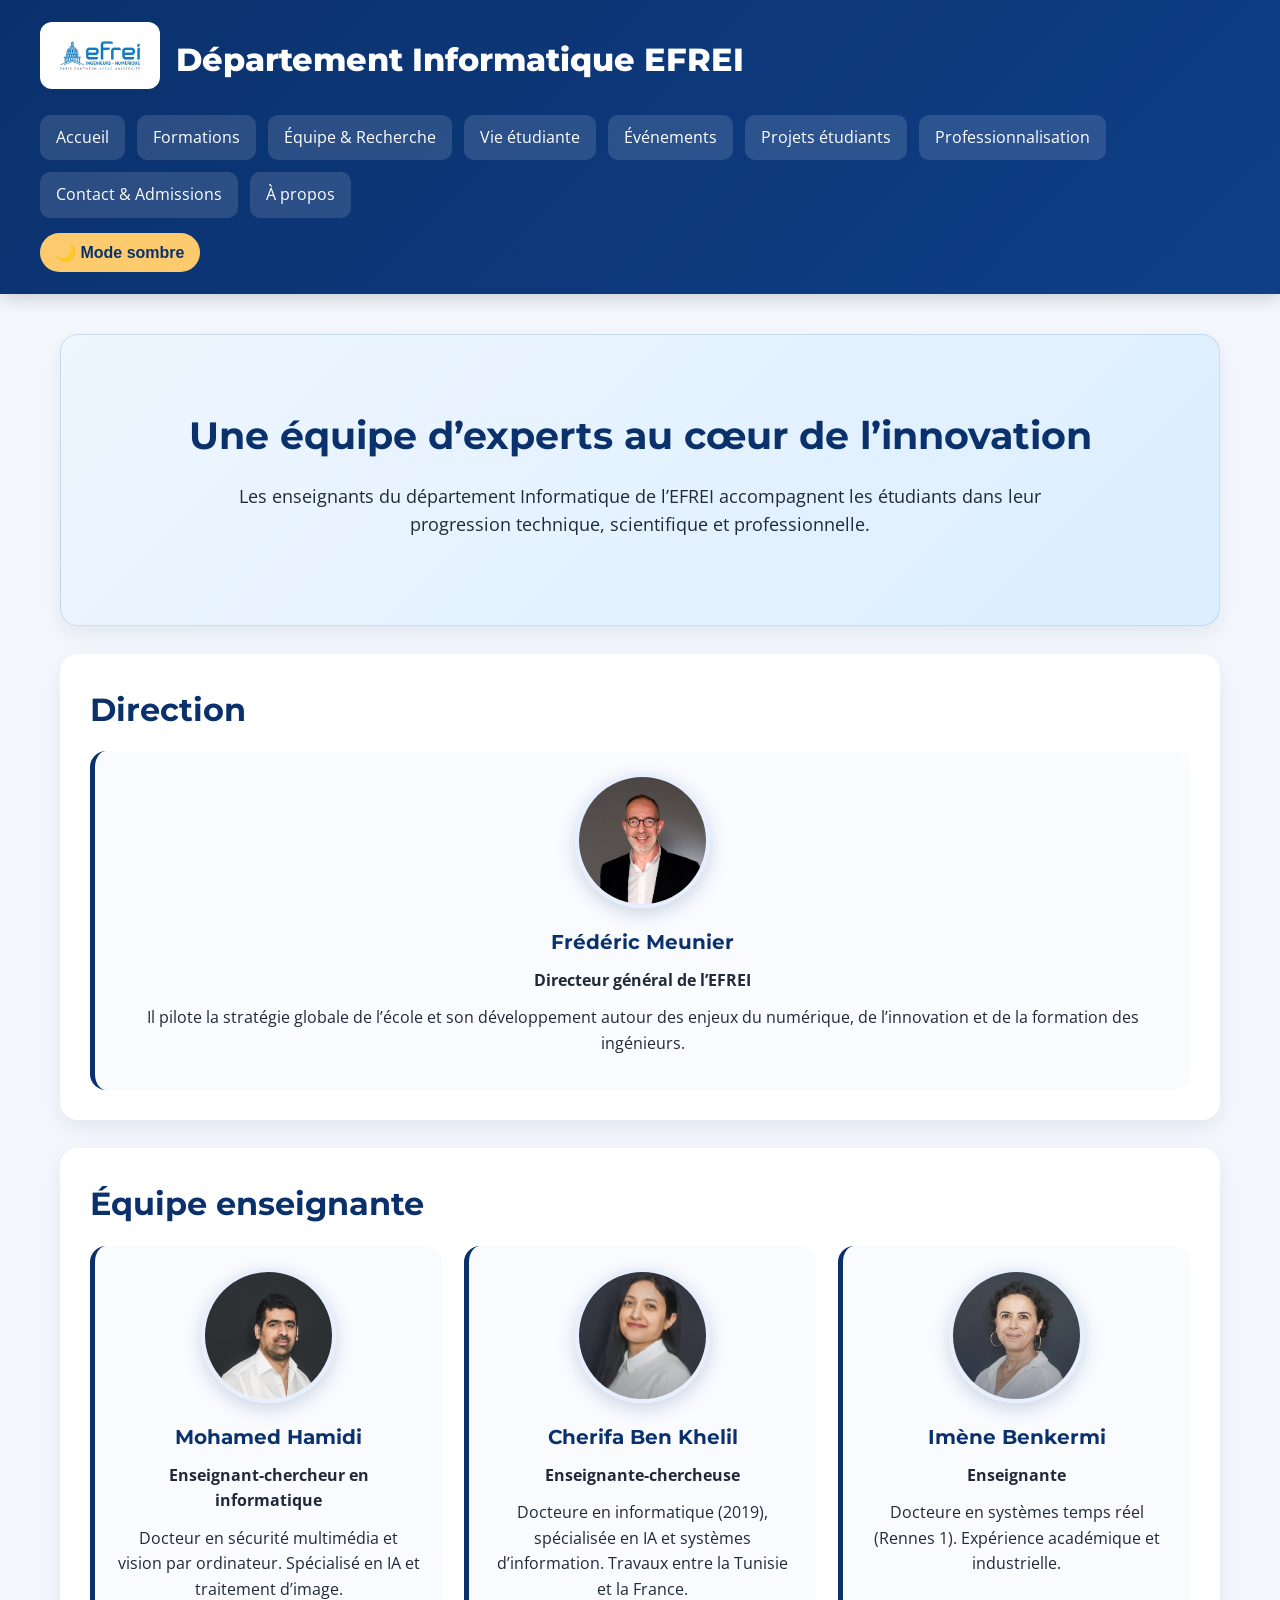
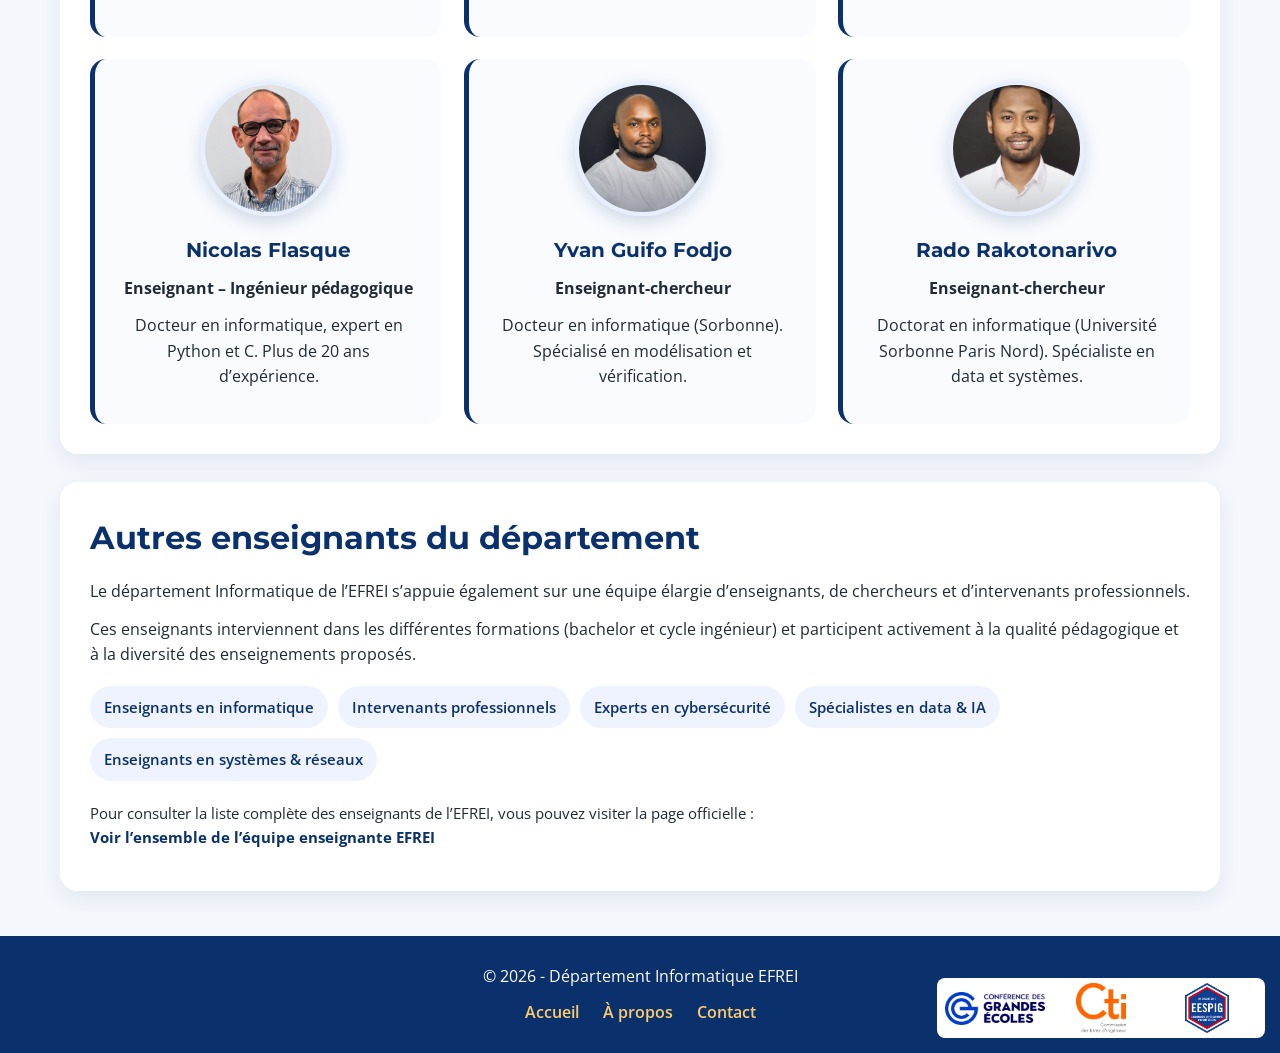
<file: accueil/equipe.html>
<!DOCTYPE html>
<html lang="fr">
<head>
    <meta charset="UTF-8">
    <meta name="viewport" content="width=device-width, initial-scale=1.0">
    <title>Équipe enseignante - EFREI</title>
    <link rel="stylesheet" href="style.css">
    <script src="script.js" defer></script>
    <link href="https://fonts.googleapis.com/css2?family=Montserrat:wght@500;700;800&family=Open+Sans:wght@400;600&display=swap" rel="stylesheet">
</head>
<body>

<header>
    <div class="header-container">
        <div class="logo-title">
            <a href="index.html">
                <img src="images/efrei-logo.png" alt="Logo EFREI" class="logo">
            </a>
            <h1 class="site-title">Département Informatique EFREI</h1>
        </div>

        <nav>
            <ul>
                <li><a href="index.html">Accueil</a></li>
                <li><a href="formations.html">Formations</a></li>
                <li><a href="equipe.html">Équipe & Recherche</a></li>
                <li><a href="campus.html">Vie étudiante</a></li>
                <li><a href="evenements.html">Événements</a></li>
                <li><a href="projets.html">Projets étudiants</a></li>
                <li><a href="professionnalisation.html">Professionnalisation</a></li>
                <li><a href="contact.html">Contact & Admissions</a></li>
                <li><a href="apropos.html">À propos</a></li>
            </ul>
        </nav>

        <button id="darkModeBtn" type="button" class="dark-toggle">
            🌙 Mode sombre
        </button>
    </div>
</header>

<main>

<section class="hero">
    <h2>Une équipe d’experts au cœur de l’innovation</h2>
    <p>
        Les enseignants du département Informatique de l’EFREI accompagnent les étudiants
        dans leur progression technique, scientifique et professionnelle.
    </p>
</section>

<!-- DIRECTEUR -->
<section>
    <h2>Direction</h2>

    <div class="cards">
        <div class="card teacher-card">
            <img src="images/frederic-meunier.jpg" alt="">
            <h3>Frédéric Meunier</h3>
            <p><strong>Directeur général de l’EFREI</strong></p>
            <p>
                Il pilote la stratégie globale de l’école et son développement autour
                des enjeux du numérique, de l’innovation et de la formation des ingénieurs.
            </p>
        </div>
    </div>
</section>

<!-- ENSEIGNANTS -->
<section>
    <h2>Équipe enseignante</h2>

    <div class="cards">

        <div class="card teacher-card">
            <img src="images/mohamed-hamidi.jpg" alt="">
            <h3>Mohamed Hamidi</h3>
            <p><strong>Enseignant-chercheur en informatique</strong></p>
            <p>
                Docteur en sécurité multimédia et vision par ordinateur.
                Spécialisé en IA et traitement d’image.
            </p>
        </div>

        <div class="card teacher-card">
            <img src="images/cherifa-ben-khelil.jpg" alt="">
            <h3>Cherifa Ben Khelil</h3>
            <p><strong>Enseignante-chercheuse</strong></p>
            <p>
                Docteure en informatique (2019), spécialisée en IA et systèmes d’information.
                Travaux entre la Tunisie et la France.
            </p>
        </div>

        <div class="card teacher-card">
            <img src="images/imene-ben-kermi.jpg" alt="">
            <h3>Imène Benkermi</h3>
            <p><strong>Enseignante</strong></p>
            <p>
                Docteure en systèmes temps réel (Rennes 1).
                Expérience académique et industrielle.
            </p>
        </div>

        <div class="card teacher-card">
            <img src="images/nicolas-flasque.jpg" alt="">
            <h3>Nicolas Flasque</h3>
            <p><strong>Enseignant – Ingénieur pédagogique</strong></p>
            <p>
                Docteur en informatique, expert en Python et C.
                Plus de 20 ans d’expérience.
            </p>
        </div>

        <div class="card teacher-card">
            <img src="images/yvan-guifo.jpg" alt="">
            <h3>Yvan Guifo Fodjo</h3>
            <p><strong>Enseignant-chercheur</strong></p>
            <p>
                Docteur en informatique (Sorbonne).
                Spécialisé en modélisation et vérification.
            </p>
        </div>

        <div class="card teacher-card">
            <img src="images/rado-rakotonarivo.jpg" alt="">
            <h3>Rado Rakotonarivo</h3>
            <p><strong>Enseignant-chercheur</strong></p>
            <p>
                Doctorat en informatique (Université Sorbonne Paris Nord).
                Spécialiste en data et systèmes.
            </p>
        </div>

    </div>
</section>
<section>
    <h2>Autres enseignants du département</h2>

    <p>
        Le département Informatique de l’EFREI s’appuie également sur une équipe élargie
        d’enseignants, de chercheurs et d’intervenants professionnels.
    </p>

    <p>
        Ces enseignants interviennent dans les différentes formations (bachelor et cycle ingénieur)
        et participent activement à la qualité pédagogique et à la diversité des enseignements proposés.
    </p>

    <div class="teachers-list">
        <span>Enseignants en informatique</span>
        <span>Intervenants professionnels</span>
        <span>Experts en cybersécurité</span>
        <span>Spécialistes en data & IA</span>
        <span>Enseignants en systèmes & réseaux</span>
    </div>

    <p class="note">
        Pour consulter la liste complète des enseignants de l’EFREI, vous pouvez visiter la page officielle :
        <br>
        <a href="https://www.efrei.fr/lequipe-enseignante-grande-ecole-dingenieurs-generaliste/" target="_blank">
            Voir l’ensemble de l’équipe enseignante EFREI
        </a>
    </p>
</section>

</main>

<footer>
    <div class="footer-container">
        <p>© 2026 - Département Informatique EFREI</p>
        <a href="index.html">Accueil</a>
        <a href="apropos.html">À propos</a>
        <a href="contact.html">Contact</a>
    </div>

    <!-- ENCADRÉ LABELS -->
    <div class="labels-box">
        <img src="images/cge.png" alt="Label CGE">
        <img src="images/cti.png" alt="Label CTI">
        <img src="images/eespig.png" alt="Label EESPIG">
    </div>
</footer>
<button id="backToTop" title="Retour en haut">↑</button>

</body>
</html>
</file>
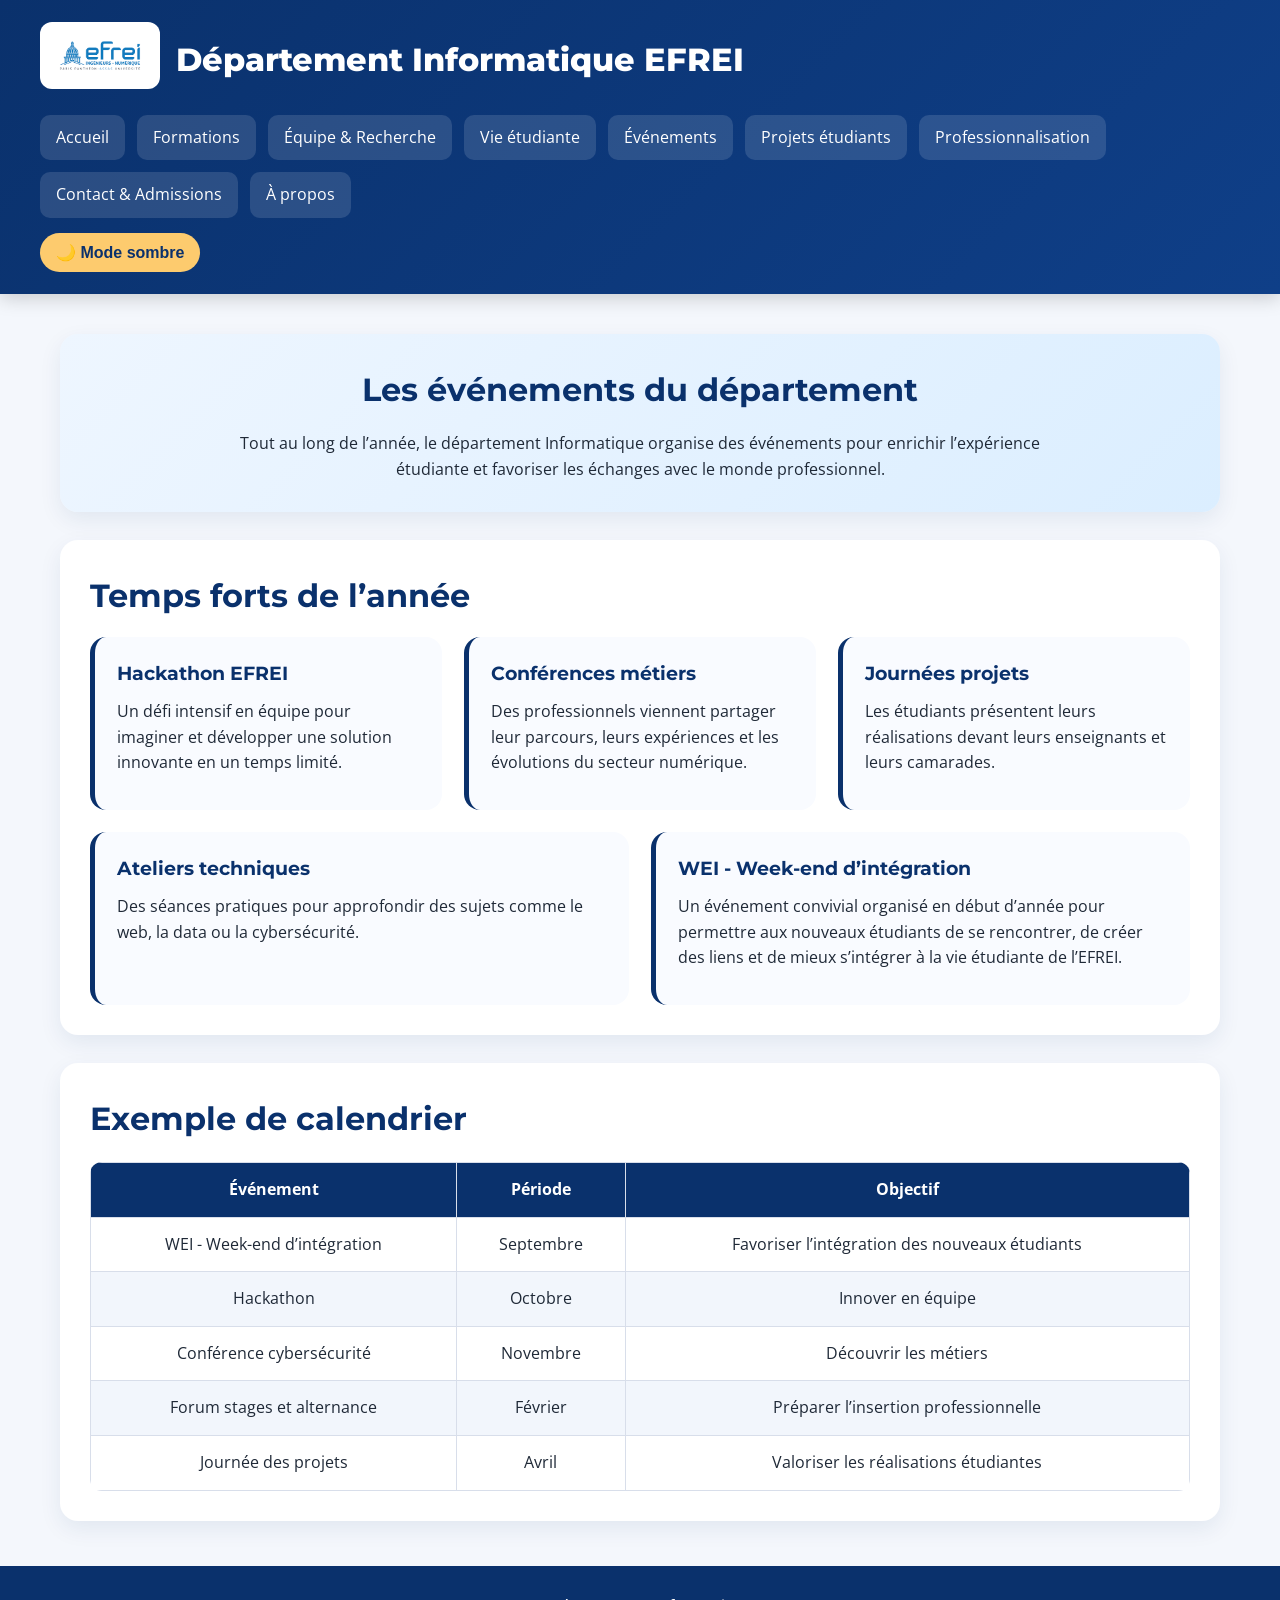
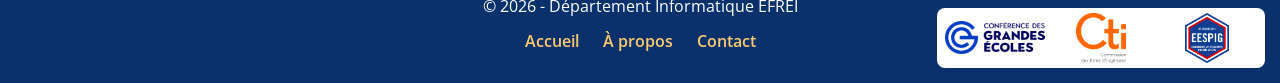
<file: accueil/evenements.html>
<!DOCTYPE html>
<html lang="fr">
<head>
    <meta charset="UTF-8">
    <meta name="viewport" content="width=device-width, initial-scale=1.0">
    <title>Événements EFREI - Département Informatique EFREI</title>
    <link rel="stylesheet" href="style.css">
    <script src="script.js" defer></script>
    <link href="https://fonts.googleapis.com/css2?family=Montserrat:wght@500;700;800&family=Open+Sans:wght@400;600&display=swap" rel="stylesheet">
</head>
<body>

<header>
    <div class="header-container">
        <div class="logo-title">
            <a href="index.html">
                <img src="images/efrei-logo.png" alt="Logo EFREI" class="logo">
            </a>
            <h1 class="site-title">Département Informatique EFREI</h1>
        </div>

        <nav>
            <ul>
                <li><a href="index.html">Accueil</a></li>
                <li><a href="formations.html">Formations</a></li>
                <li><a href="equipe.html">Équipe & Recherche</a></li>
                <li><a href="campus.html">Vie étudiante</a></li>
                <li><a href="evenements.html">Événements</a></li>
                <li><a href="projets.html">Projets étudiants</a></li>
                <li><a href="professionnalisation.html">Professionnalisation</a></li>
                <li><a href="contact.html">Contact & Admissions</a></li>
                <li><a href="apropos.html">À propos</a></li>
            </ul>
        </nav>

        <button id="darkModeBtn" type="button" class="dark-toggle">
            🌙 Mode sombre
        </button>
    </div>
</header>

<main>
    <section class="page-banner">
        <h2>Les événements du département</h2>
        <p>
            Tout au long de l’année, le département Informatique organise des événements pour enrichir l’expérience étudiante
            et favoriser les échanges avec le monde professionnel.
        </p>
    </section>

    <section>
        <h2>Temps forts de l’année</h2>
        <div class="cards">
            <div class="card">
                <h3>Hackathon EFREI</h3>
                <p>Un défi intensif en équipe pour imaginer et développer une solution innovante en un temps limité.</p>
            </div>

            <div class="card">
                <h3>Conférences métiers</h3>
                <p>Des professionnels viennent partager leur parcours, leurs expériences et les évolutions du secteur numérique.</p>
            </div>

            <div class="card">
                <h3>Journées projets</h3>
                <p>Les étudiants présentent leurs réalisations devant leurs enseignants et leurs camarades.</p>
            </div>

            <div class="card">
                <h3>Ateliers techniques</h3>
                <p>Des séances pratiques pour approfondir des sujets comme le web, la data ou la cybersécurité.</p>
            </div>

            <div class="card">
                <h3>WEI - Week-end d’intégration</h3>
                <p>
                    Un événement convivial organisé en début d’année pour permettre aux nouveaux étudiants de se rencontrer,
                    de créer des liens et de mieux s’intégrer à la vie étudiante de l’EFREI.
                </p>
            </div>
        </div>
    </section>

    <section>
        <h2>Exemple de calendrier</h2>
        <table>
            <thead>
                <tr>
                    <th>Événement</th>
                    <th>Période</th>
                    <th>Objectif</th>
                </tr>
            </thead>
            <tbody>
                <tr>
                    <td>WEI - Week-end d’intégration</td>
                    <td>Septembre</td>
                    <td>Favoriser l’intégration des nouveaux étudiants</td>
                </tr>
                <tr>
                    <td>Hackathon</td>
                    <td>Octobre</td>
                    <td>Innover en équipe</td>
                </tr>
                <tr>
                    <td>Conférence cybersécurité</td>
                    <td>Novembre</td>
                    <td>Découvrir les métiers</td>
                </tr>
                <tr>
                    <td>Forum stages et alternance</td>
                    <td>Février</td>
                    <td>Préparer l’insertion professionnelle</td>
                </tr>
                <tr>
                    <td>Journée des projets</td>
                    <td>Avril</td>
                    <td>Valoriser les réalisations étudiantes</td>
                </tr>
            </tbody>
        </table>
    </section>
</main>

<footer>
    <div class="footer-container">
        <p>© 2026 - Département Informatique EFREI</p>
        <a href="index.html">Accueil</a>
        <a href="apropos.html">À propos</a>
        <a href="contact.html">Contact</a>
    </div>

    <!-- ENCADRÉ LABELS -->
    <div class="labels-box">
        <img src="images/cge.png" alt="Label CGE">
        <img src="images/cti.png" alt="Label CTI">
        <img src="images/eespig.png" alt="Label EESPIG">
    </div>
</footer>

<button id="backToTop" title="Retour en haut">↑</button>
</body>
</html>
</file>
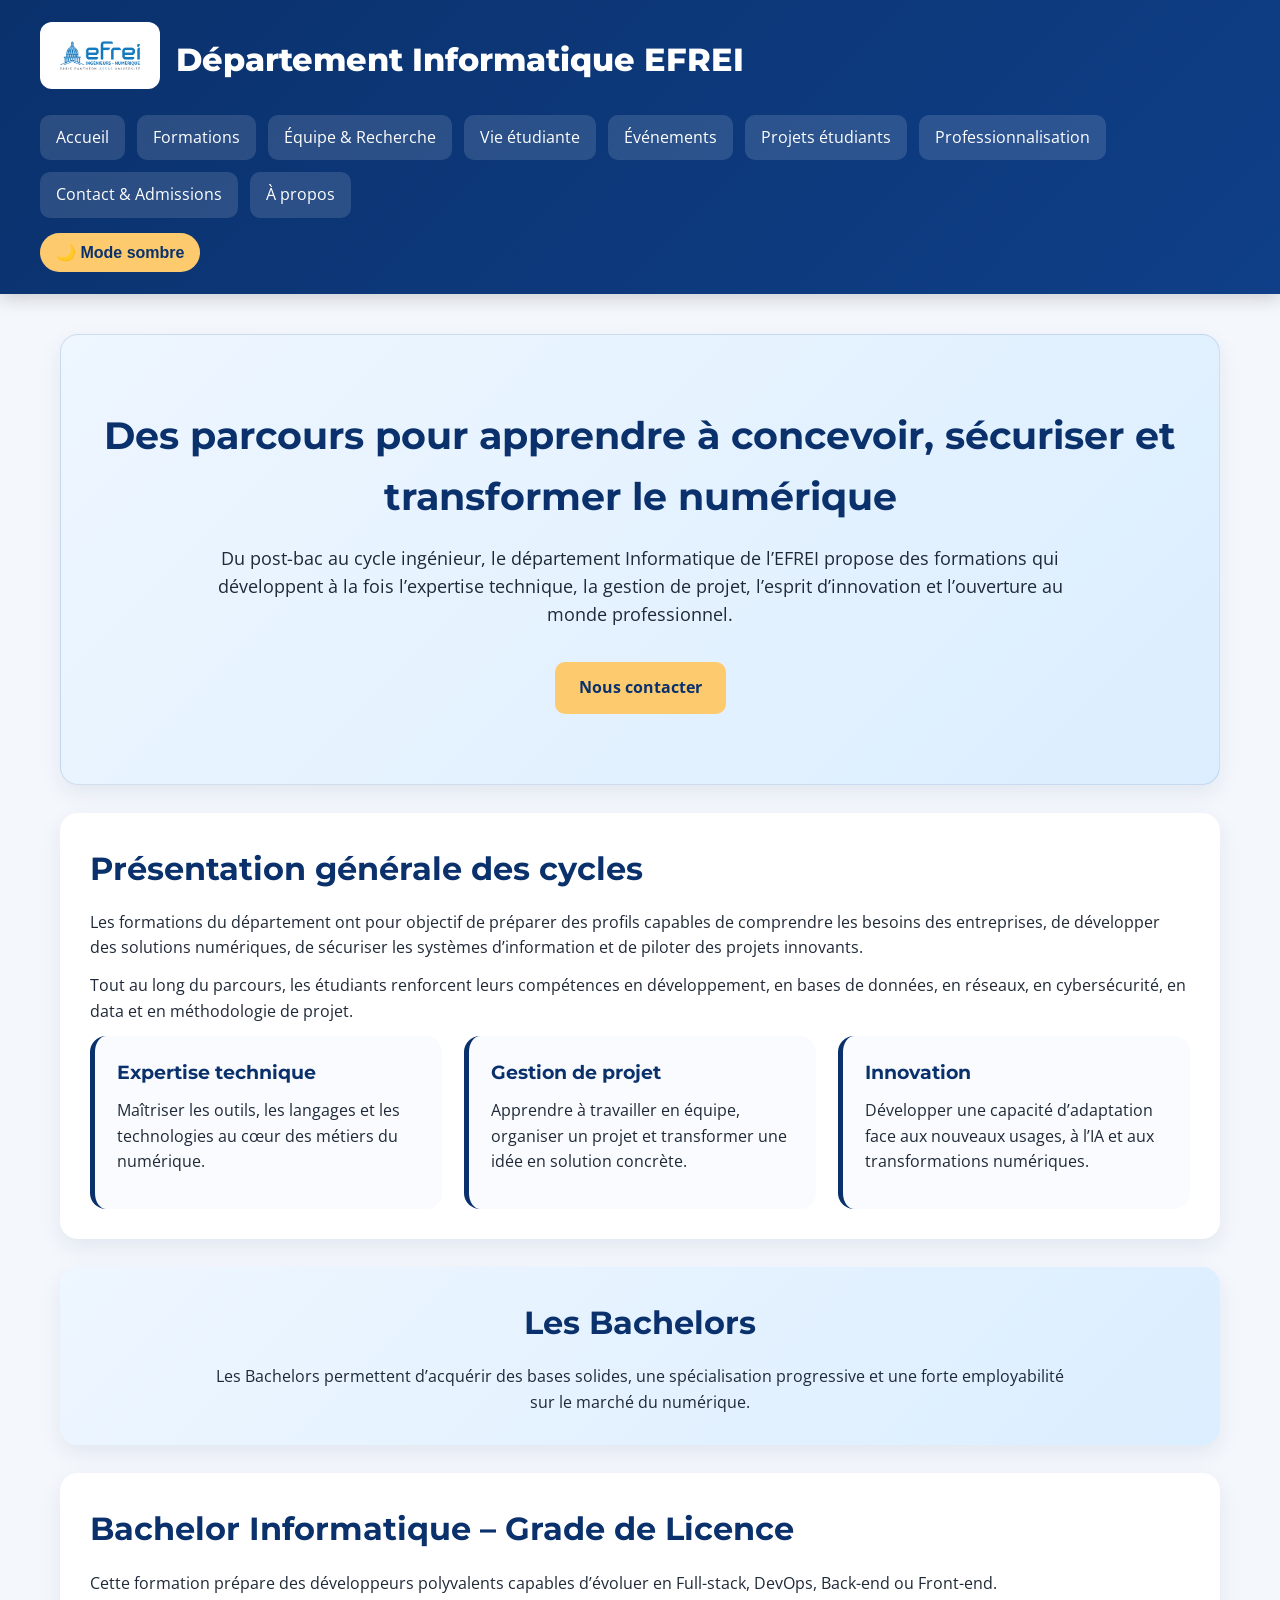
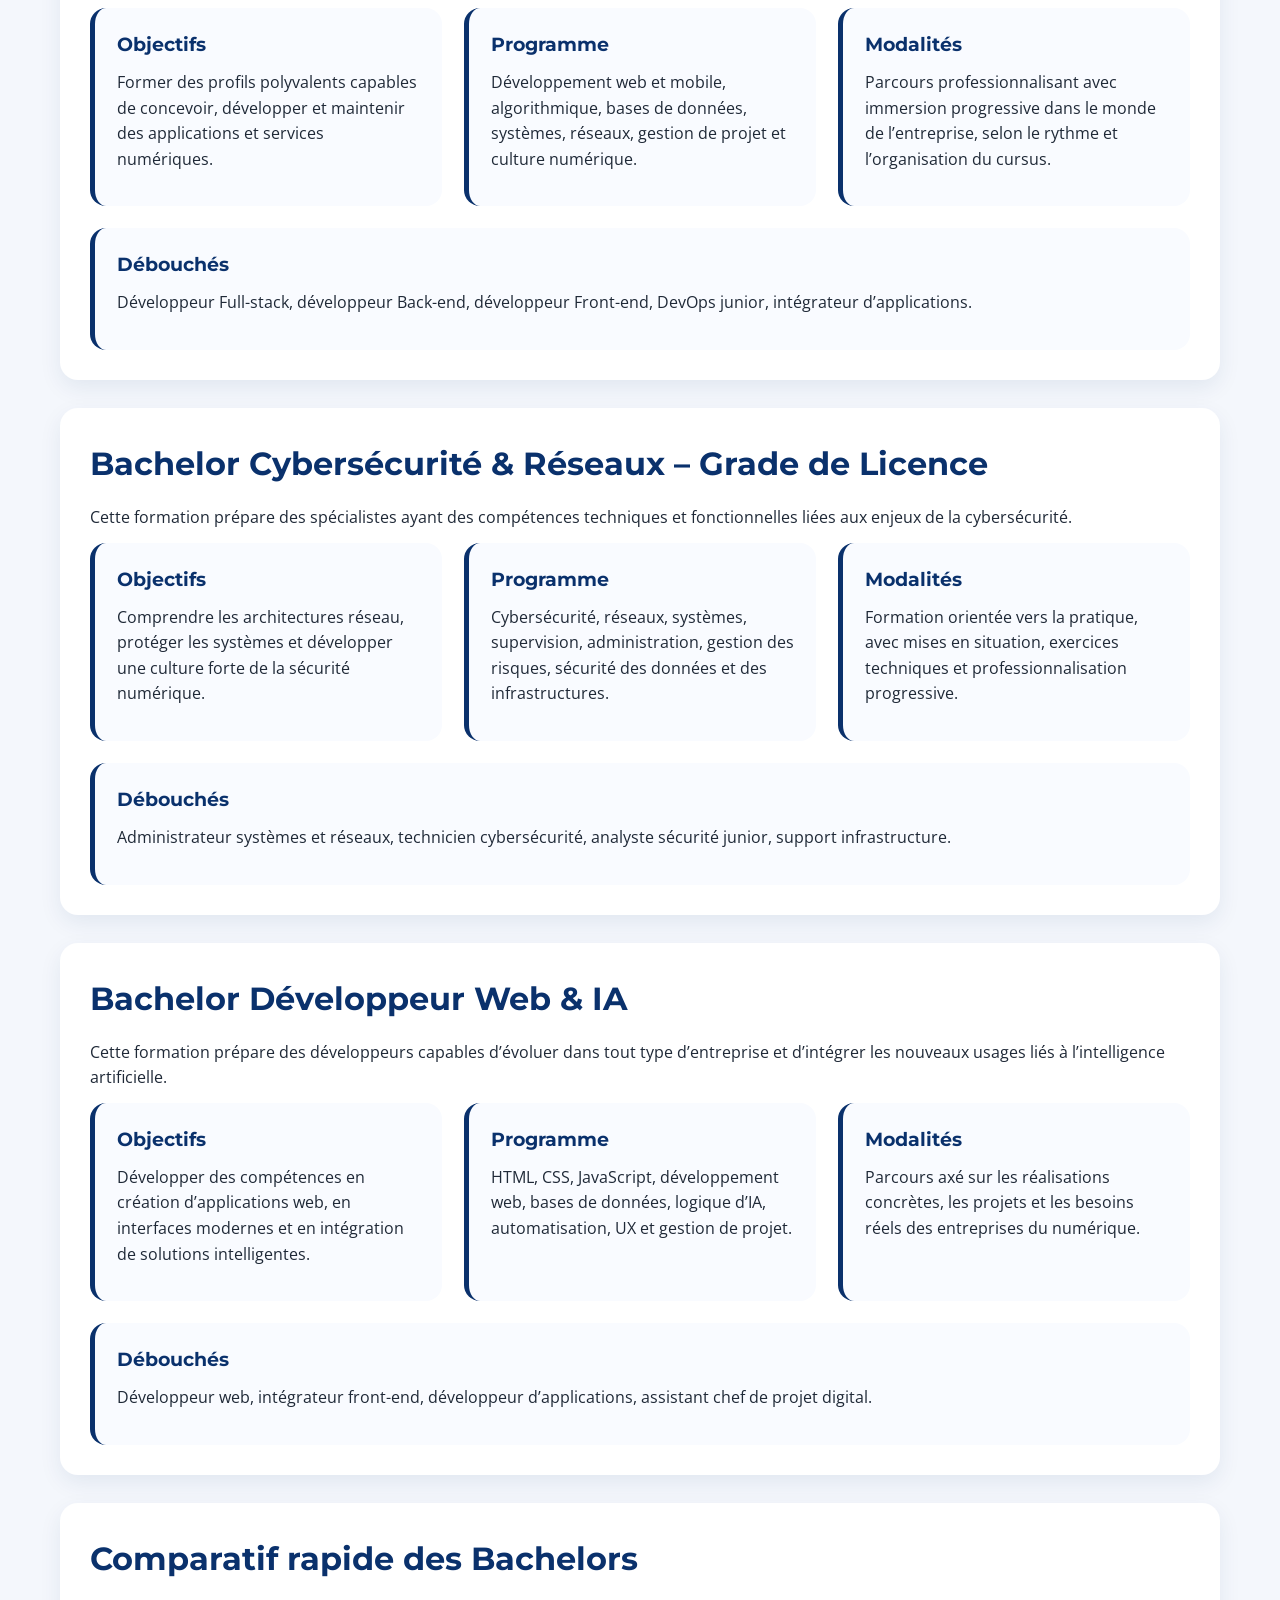
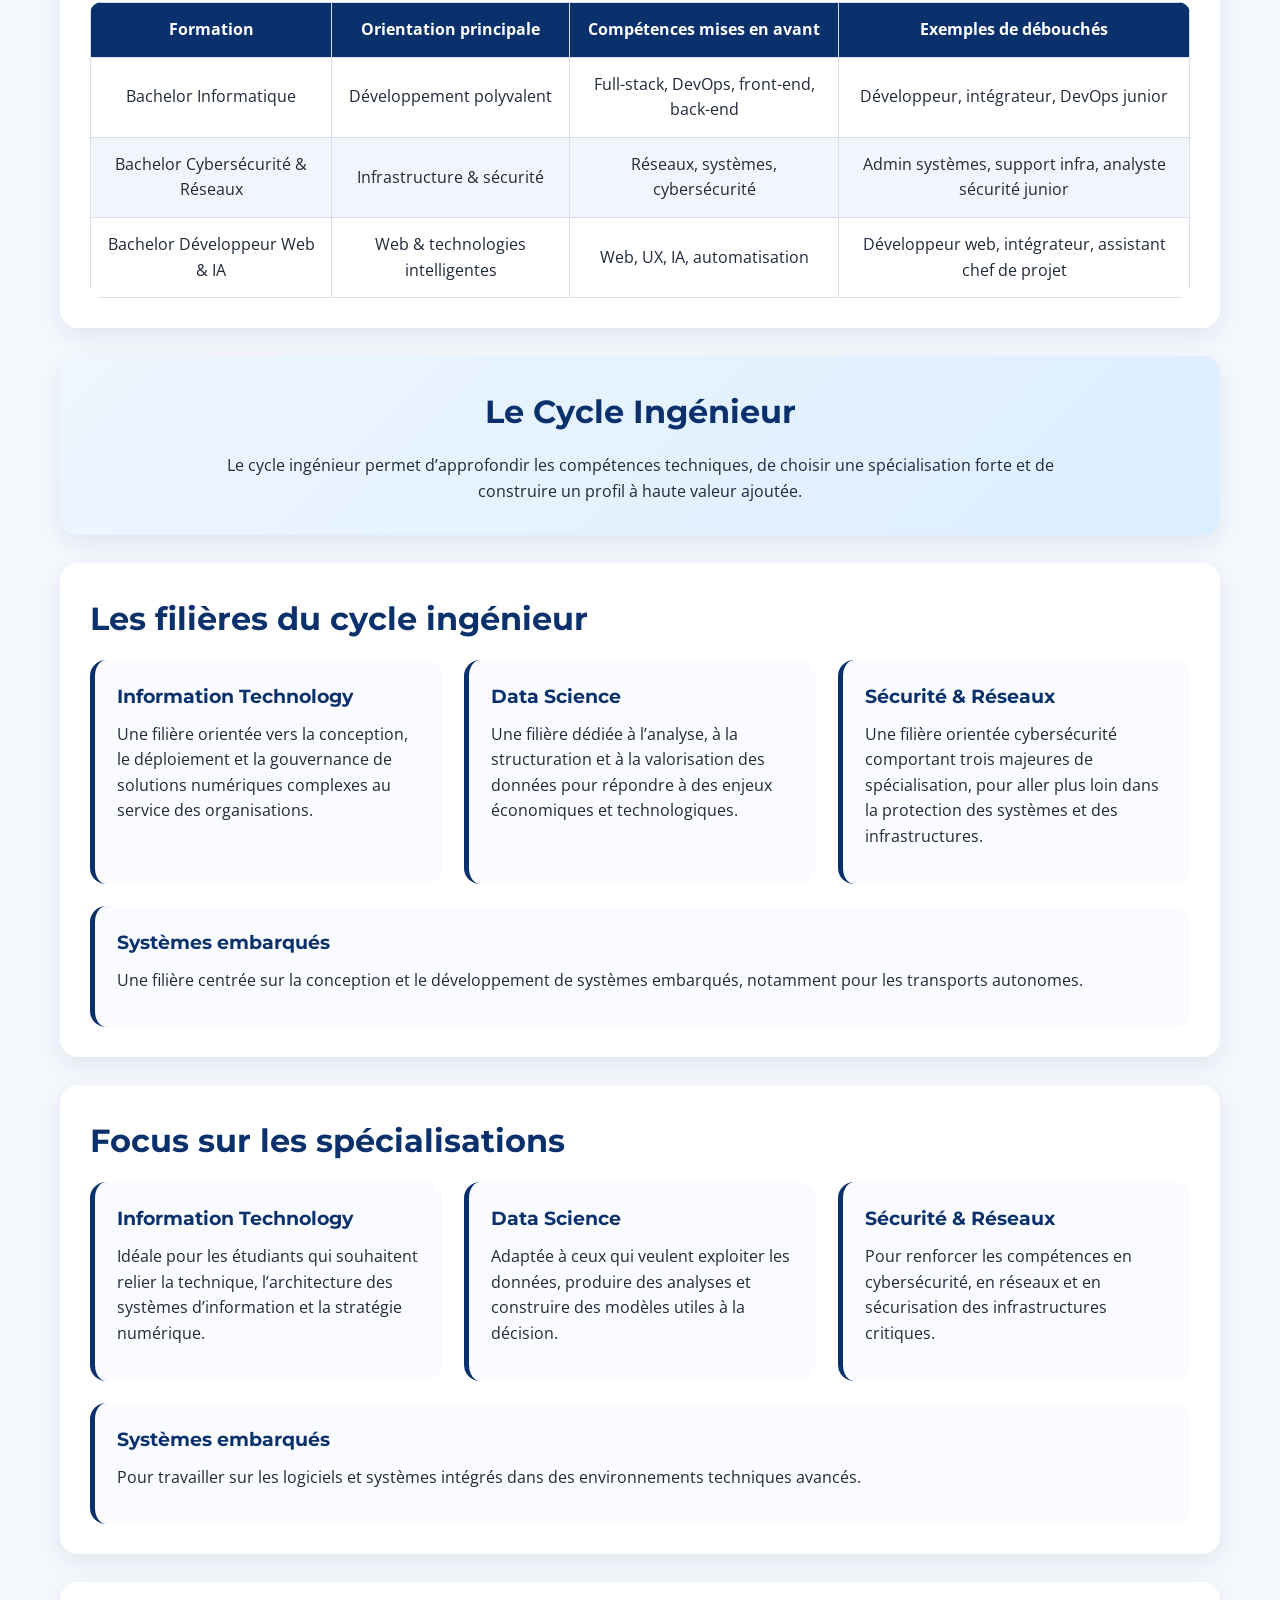
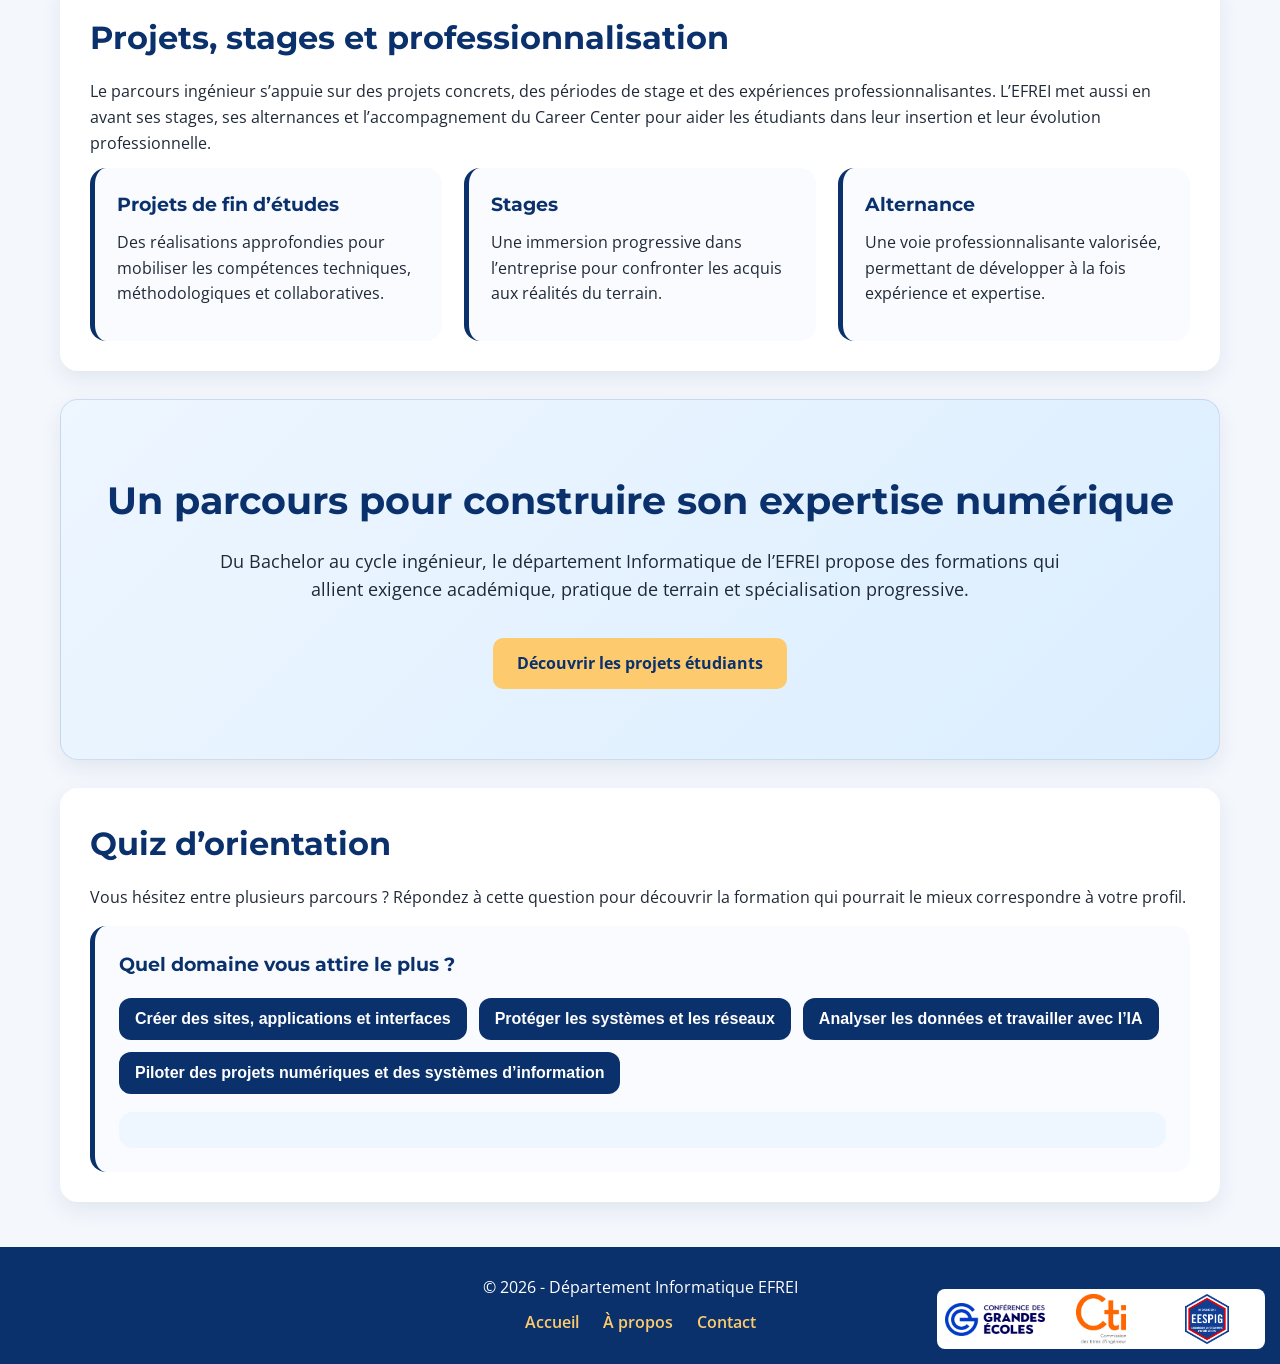
<file: accueil/formations.html>
<!DOCTYPE html>
<html lang="fr">
<head>
    <meta charset="UTF-8">
    <meta name="viewport" content="width=device-width, initial-scale=1.0">
    <title>Formations - Département Informatique EFREI</title>
    <link rel="stylesheet" href="style.css">
    <script src="script.js" defer></script>
    <link href="https://fonts.googleapis.com/css2?family=Montserrat:wght@500;700;800&family=Open+Sans:wght@400;600&display=swap" rel="stylesheet">
</head>
<body>

<header>
    <div class="header-container">
        <div class="logo-title">
            <a href="index.html">
                <img src="images/efrei-logo.png" alt="Logo EFREI" class="logo">
            </a>
            <h1 class="site-title">Département Informatique EFREI</h1>
        </div>

        <nav>
            <ul>
                <li><a href="index.html">Accueil</a></li>
                <li><a href="formations.html">Formations</a></li>
                <li><a href="equipe.html">Équipe & Recherche</a></li>
                <li><a href="campus.html">Vie étudiante</a></li>
                <li><a href="evenements.html">Événements</a></li>
                <li><a href="projets.html">Projets étudiants</a></li>
                <li><a href="professionnalisation.html">Professionnalisation</a></li>
                <li><a href="contact.html">Contact & Admissions</a></li>
                <li><a href="apropos.html">À propos</a></li>
            </ul>
        </nav>

        <button id="darkModeBtn" type="button" class="dark-toggle">
            🌙 Mode sombre
        </button>
    </div>
</header>

<main>

    <section class="hero">
        <h2>Des parcours pour apprendre à concevoir, sécuriser et transformer le numérique</h2>
        <p>
            Du post-bac au cycle ingénieur, le département Informatique de l’EFREI propose
            des formations qui développent à la fois l’expertise technique, la gestion de projet,
            l’esprit d’innovation et l’ouverture au monde professionnel.
        </p>
        <a href="contact.html" class="btn">Nous contacter</a>
    </section>

    <section>
        <h2>Présentation générale des cycles</h2>
        <p>
            Les formations du département ont pour objectif de préparer des profils capables
            de comprendre les besoins des entreprises, de développer des solutions numériques,
            de sécuriser les systèmes d’information et de piloter des projets innovants.
        </p>
        <p>
            Tout au long du parcours, les étudiants renforcent leurs compétences en développement,
            en bases de données, en réseaux, en cybersécurité, en data et en méthodologie de projet.
        </p>

        <div class="cards">
            <div class="card">
                <h3>Expertise technique</h3>
                <p>Maîtriser les outils, les langages et les technologies au cœur des métiers du numérique.</p>
            </div>

            <div class="card">
                <h3>Gestion de projet</h3>
                <p>Apprendre à travailler en équipe, organiser un projet et transformer une idée en solution concrète.</p>
            </div>

            <div class="card">
                <h3>Innovation</h3>
                <p>Développer une capacité d’adaptation face aux nouveaux usages, à l’IA et aux transformations numériques.</p>
            </div>
        </div>
    </section>

    <section class="page-banner">
        <h2>Les Bachelors</h2>
        <p>
            Les Bachelors permettent d’acquérir des bases solides, une spécialisation progressive
            et une forte employabilité sur le marché du numérique.
        </p>
    </section>

    <section>
        <h2>Bachelor Informatique – Grade de Licence</h2>
        <p>
            Cette formation prépare des développeurs polyvalents capables d’évoluer en Full-stack,
            DevOps, Back-end ou Front-end.
        </p>

        <div class="cards">
            <div class="card">
                <h3>Objectifs</h3>
                <p>
                    Former des profils polyvalents capables de concevoir, développer et maintenir
                    des applications et services numériques.
                </p>
            </div>

            <div class="card">
                <h3>Programme</h3>
                <p>
                    Développement web et mobile, algorithmique, bases de données,
                    systèmes, réseaux, gestion de projet et culture numérique.
                </p>
            </div>

            <div class="card">
                <h3>Modalités</h3>
                <p>
                    Parcours professionnalisant avec immersion progressive dans le monde de l’entreprise,
                    selon le rythme et l’organisation du cursus.
                </p>
            </div>

            <div class="card">
                <h3>Débouchés</h3>
                <p>
                    Développeur Full-stack, développeur Back-end, développeur Front-end,
                    DevOps junior, intégrateur d’applications.
                </p>
            </div>
        </div>
    </section>

    <section>
        <h2>Bachelor Cybersécurité & Réseaux – Grade de Licence</h2>
        <p>
            Cette formation prépare des spécialistes ayant des compétences techniques et fonctionnelles
            liées aux enjeux de la cybersécurité.
        </p>

        <div class="cards">
            <div class="card">
                <h3>Objectifs</h3>
                <p>
                    Comprendre les architectures réseau, protéger les systèmes
                    et développer une culture forte de la sécurité numérique.
                </p>
            </div>

            <div class="card">
                <h3>Programme</h3>
                <p>
                    Cybersécurité, réseaux, systèmes, supervision, administration,
                    gestion des risques, sécurité des données et des infrastructures.
                </p>
            </div>

            <div class="card">
                <h3>Modalités</h3>
                <p>
                    Formation orientée vers la pratique, avec mises en situation,
                    exercices techniques et professionnalisation progressive.
                </p>
            </div>

            <div class="card">
                <h3>Débouchés</h3>
                <p>
                    Administrateur systèmes et réseaux, technicien cybersécurité,
                    analyste sécurité junior, support infrastructure.
                </p>
            </div>
        </div>
    </section>

    <section>
        <h2>Bachelor Développeur Web & IA</h2>
        <p>
            Cette formation prépare des développeurs capables d’évoluer dans tout type d’entreprise
            et d’intégrer les nouveaux usages liés à l’intelligence artificielle.
        </p>

        <div class="cards">
            <div class="card">
                <h3>Objectifs</h3>
                <p>
                    Développer des compétences en création d’applications web,
                    en interfaces modernes et en intégration de solutions intelligentes.
                </p>
            </div>

            <div class="card">
                <h3>Programme</h3>
                <p>
                    HTML, CSS, JavaScript, développement web, bases de données,
                    logique d’IA, automatisation, UX et gestion de projet.
                </p>
            </div>

            <div class="card">
                <h3>Modalités</h3>
                <p>
                    Parcours axé sur les réalisations concrètes, les projets
                    et les besoins réels des entreprises du numérique.
                </p>
            </div>

            <div class="card">
                <h3>Débouchés</h3>
                <p>
                    Développeur web, intégrateur front-end, développeur d’applications,
                    assistant chef de projet digital.
                </p>
            </div>
        </div>
    </section>

    <section>
        <h2>Comparatif rapide des Bachelors</h2>
        <table>
            <thead>
                <tr>
                    <th>Formation</th>
                    <th>Orientation principale</th>
                    <th>Compétences mises en avant</th>
                    <th>Exemples de débouchés</th>
                </tr>
            </thead>
            <tbody>
                <tr>
                    <td>Bachelor Informatique</td>
                    <td>Développement polyvalent</td>
                    <td>Full-stack, DevOps, front-end, back-end</td>
                    <td>Développeur, intégrateur, DevOps junior</td>
                </tr>
                <tr>
                    <td>Bachelor Cybersécurité & Réseaux</td>
                    <td>Infrastructure & sécurité</td>
                    <td>Réseaux, systèmes, cybersécurité</td>
                    <td>Admin systèmes, support infra, analyste sécurité junior</td>
                </tr>
                <tr>
                    <td>Bachelor Développeur Web & IA</td>
                    <td>Web & technologies intelligentes</td>
                    <td>Web, UX, IA, automatisation</td>
                    <td>Développeur web, intégrateur, assistant chef de projet</td>
                </tr>
            </tbody>
        </table>
    </section>

    <section class="page-banner">
        <h2>Le Cycle Ingénieur</h2>
        <p>
            Le cycle ingénieur permet d’approfondir les compétences techniques,
            de choisir une spécialisation forte et de construire un profil à haute valeur ajoutée.
        </p>
    </section>

    <section>
        <h2>Les filières du cycle ingénieur</h2>
        <div class="cards">
            <div class="card">
                <h3>Information Technology</h3>
                <p>
                    Une filière orientée vers la conception, le déploiement
                    et la gouvernance de solutions numériques complexes au service des organisations.
                </p>
            </div>

            <div class="card">
                <h3>Data Science</h3>
                <p>
                    Une filière dédiée à l’analyse, à la structuration
                    et à la valorisation des données pour répondre à des enjeux économiques et technologiques.
                </p>
            </div>

            <div class="card">
                <h3>Sécurité & Réseaux</h3>
                <p>
                    Une filière orientée cybersécurité comportant trois majeures de spécialisation,
                    pour aller plus loin dans la protection des systèmes et des infrastructures.
                </p>
            </div>

            <div class="card">
                <h3>Systèmes embarqués</h3>
                <p>
                    Une filière centrée sur la conception et le développement de systèmes embarqués,
                    notamment pour les transports autonomes.
                </p>
            </div>
        </div>
    </section>

    <section>
        <h2>Focus sur les spécialisations</h2>
        <div class="cards">
            <div class="card">
                <h3>Information Technology</h3>
                <p>
                    Idéale pour les étudiants qui souhaitent relier la technique,
                    l’architecture des systèmes d’information et la stratégie numérique.
                </p>
            </div>

            <div class="card">
                <h3>Data Science</h3>
                <p>
                    Adaptée à ceux qui veulent exploiter les données, produire des analyses
                    et construire des modèles utiles à la décision.
                </p>
            </div>

            <div class="card">
                <h3>Sécurité & Réseaux</h3>
                <p>
                    Pour renforcer les compétences en cybersécurité, en réseaux
                    et en sécurisation des infrastructures critiques.
                </p>
            </div>

            <div class="card">
                <h3>Systèmes embarqués</h3>
                <p>
                    Pour travailler sur les logiciels et systèmes intégrés
                    dans des environnements techniques avancés.
                </p>
            </div>
        </div>
    </section>

    <section>
        <h2>Projets, stages et professionnalisation</h2>
        <p>
            Le parcours ingénieur s’appuie sur des projets concrets, des périodes de stage
            et des expériences professionnalisantes. L’EFREI met aussi en avant ses stages,
            ses alternances et l’accompagnement du Career Center pour aider les étudiants
            dans leur insertion et leur évolution professionnelle.
        </p>

        <div class="cards">
            <div class="card">
                <h3>Projets de fin d’études</h3>
                <p>Des réalisations approfondies pour mobiliser les compétences techniques, méthodologiques et collaboratives.</p>
            </div>

            <div class="card">
                <h3>Stages</h3>
                <p>Une immersion progressive dans l’entreprise pour confronter les acquis aux réalités du terrain.</p>
            </div>

            <div class="card">
                <h3>Alternance</h3>
                <p>Une voie professionnalisante valorisée, permettant de développer à la fois expérience et expertise.</p>
            </div>
        </div>
    </section>

    <section class="hero">
        <h2>Un parcours pour construire son expertise numérique</h2>
        <p>
            Du Bachelor au cycle ingénieur, le département Informatique de l’EFREI propose
            des formations qui allient exigence académique, pratique de terrain et spécialisation progressive.
        </p>
        <a href="projets.html" class="btn">Découvrir les projets étudiants</a>
    </section>
    <section>
    <h2>Quiz d’orientation</h2>
    <p>
        Vous hésitez entre plusieurs parcours ? Répondez à cette question pour découvrir
        la formation qui pourrait le mieux correspondre à votre profil.
    </p>

    <div class="quiz-box">
        <h3>Quel domaine vous attire le plus ?</h3>

        <div class="quiz-options">
            <button type="button" class="quiz-btn" data-result="web">Créer des sites, applications et interfaces</button>
            <button type="button" class="quiz-btn" data-result="cyber">Protéger les systèmes et les réseaux</button>
            <button type="button" class="quiz-btn" data-result="data">Analyser les données et travailler avec l’IA</button>
            <button type="button" class="quiz-btn" data-result="it">Piloter des projets numériques et des systèmes d’information</button>
        </div>

        <div id="quizResult" class="quiz-result"></div>
    </div>
</section>

</main>

<footer>
    <div class="footer-container">
        <p>© 2026 - Département Informatique EFREI</p>
        <a href="index.html">Accueil</a>
        <a href="apropos.html">À propos</a>
        <a href="contact.html">Contact</a>
    </div>

    <!-- ENCADRÉ LABELS -->
    <div class="labels-box">
        <img src="images/cge.png" alt="Label CGE">
        <img src="images/cti.png" alt="Label CTI">
        <img src="images/eespig.png" alt="Label EESPIG">
    </div>
</footer>
<button id="backToTop" title="Retour en haut">↑</button>

</body>
</html>
</file>
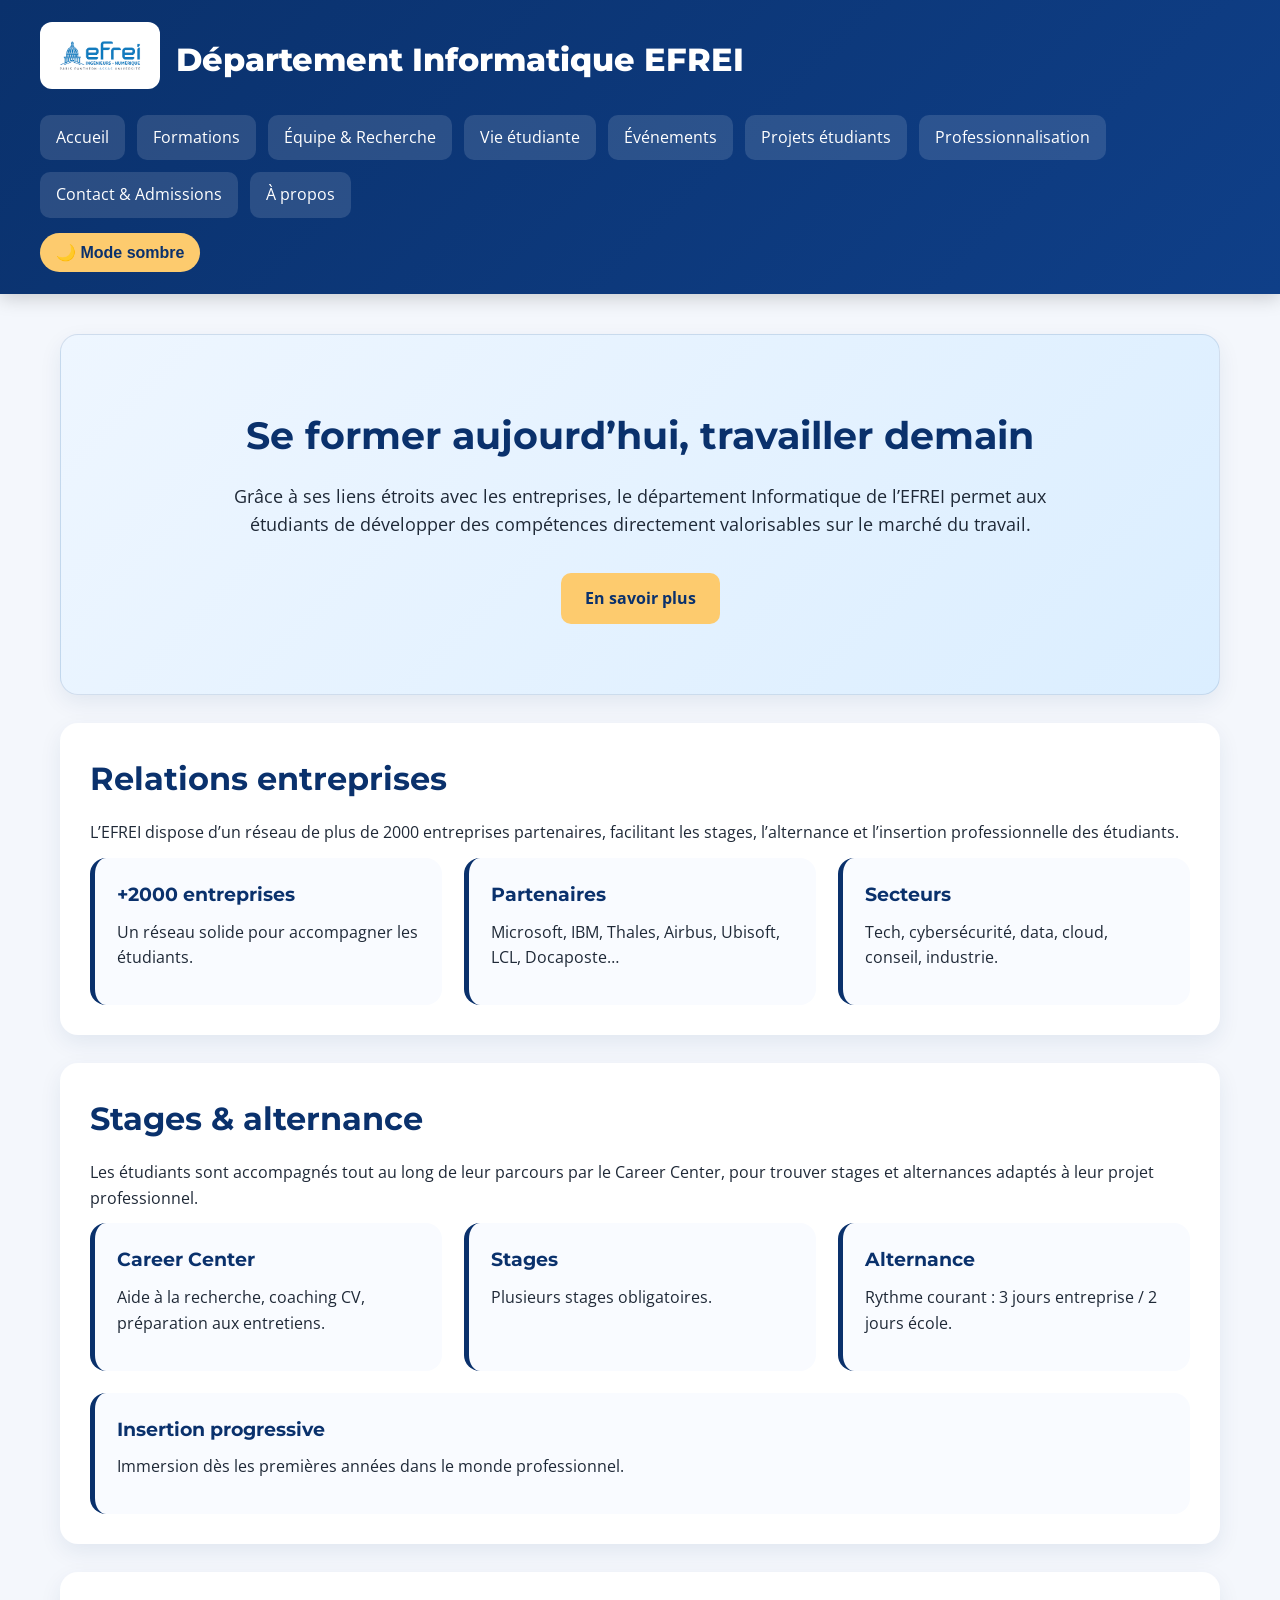
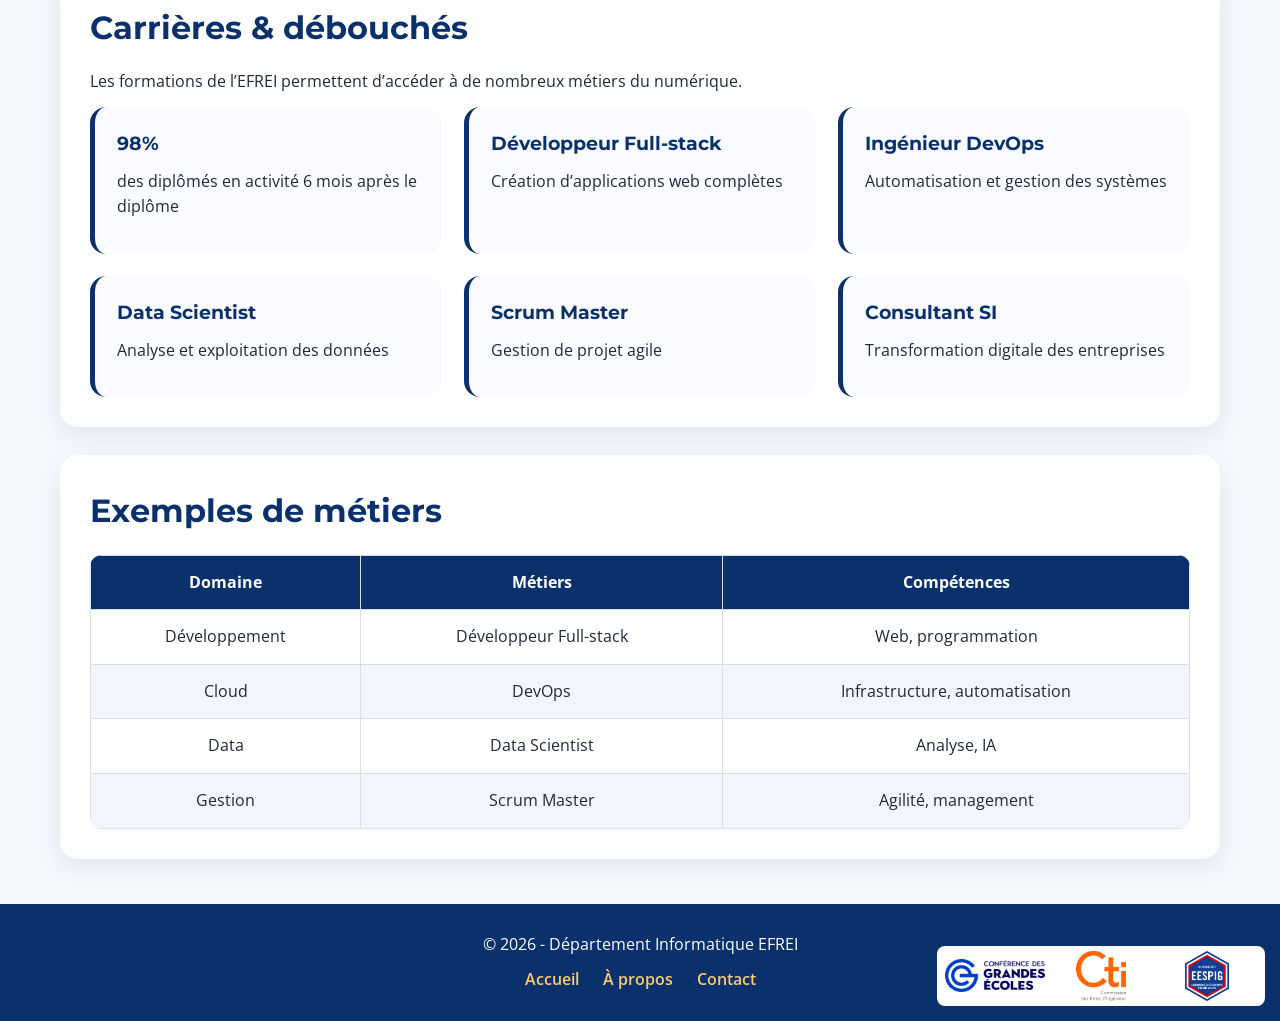
<file: accueil/professionnalisation.html>
<!DOCTYPE html>
<html lang="fr">
<head>
    <meta charset="UTF-8">
    <meta name="viewport" content="width=device-width, initial-scale=1.0">
    <title>Professionnalisation - Département Informatique EFREI</title>
    <link rel="stylesheet" href="style.css">
    <script src="script.js" defer></script>
    <link href="https://fonts.googleapis.com/css2?family=Montserrat:wght@500;700;800&family=Open+Sans:wght@400;600&display=swap" rel="stylesheet">
</head>
<body>

<header>
    <div class="header-container">
        <div class="logo-title">
            <a href="index.html">
                <img src="images/efrei-logo.png" alt="Logo EFREI" class="logo">
            </a>
            <h1 class="site-title">Département Informatique EFREI</h1>
        </div>

        <nav>
            <ul>
                <li><a href="index.html">Accueil</a></li>
                <li><a href="formations.html">Formations</a></li>
                <li><a href="equipe.html">Équipe & Recherche</a></li>
                <li><a href="campus.html">Vie étudiante</a></li>
                <li><a href="evenements.html">Événements</a></li>
                <li><a href="projets.html">Projets étudiants</a></li>
                <li><a href="professionnalisation.html">Professionnalisation</a></li>
                <li><a href="contact.html">Contact & Admissions</a></li>
                <li><a href="apropos.html">À propos</a></li>
            </ul>
        </nav>

        <button id="darkModeBtn" type="button" class="dark-toggle">
            🌙 Mode sombre
        </button>
    </div>
</header>

<main>

    <section class="hero">
        <h2>Se former aujourd’hui, travailler demain</h2>
        <p>
            Grâce à ses liens étroits avec les entreprises, le département Informatique
            de l’EFREI permet aux étudiants de développer des compétences directement
            valorisables sur le marché du travail.
        </p>
        <a href="contact.html" class="btn">En savoir plus</a>
    </section>

    <!-- ENTREPRISES -->
    <section>
        <h2>Relations entreprises</h2>
        <p>
            L’EFREI dispose d’un réseau de plus de 2000 entreprises partenaires,
            facilitant les stages, l’alternance et l’insertion professionnelle des étudiants.
        </p>

        <div class="cards">
            <div class="card">
                <h3>+2000 entreprises</h3>
                <p>Un réseau solide pour accompagner les étudiants.</p>
            </div>

            <div class="card">
                <h3>Partenaires</h3>
                <p>Microsoft, IBM, Thales, Airbus, Ubisoft, LCL, Docaposte…</p>
            </div>

            <div class="card">
                <h3>Secteurs</h3>
                <p>Tech, cybersécurité, data, cloud, conseil, industrie.</p>
            </div>
        </div>
    </section>

    <!-- STAGES -->
    <section>
        <h2>Stages & alternance</h2>
        <p>
            Les étudiants sont accompagnés tout au long de leur parcours par le Career Center,
            pour trouver stages et alternances adaptés à leur projet professionnel.
        </p>

        <div class="cards">
            <div class="card">
                <h3>Career Center</h3>
                <p>Aide à la recherche, coaching CV, préparation aux entretiens.</p>
            </div>

            <div class="card">
                <h3>Stages</h3>
                <p>Plusieurs stages obligatoires.</p>
            </div>

            <div class="card">
                <h3>Alternance</h3>
                <p>Rythme courant : 3 jours entreprise / 2 jours école.</p>
            </div>

            <div class="card">
                <h3>Insertion progressive</h3>
                <p>Immersion dès les premières années dans le monde professionnel.</p>
            </div>
        </div>
    </section>

    <!-- DEBOUCHES -->
    <section>
        <h2>Carrières & débouchés</h2>
        <p>
            Les formations de l’EFREI permettent d’accéder à de nombreux métiers du numérique.
        </p>

        <div class="cards">
            <div class="card">
                <h3>98%</h3>
                <p>des diplômés en activité 6 mois après le diplôme</p>
            </div>

            <div class="card">
                <h3>Développeur Full-stack</h3>
                <p>Création d’applications web complètes</p>
            </div>

            <div class="card">
                <h3>Ingénieur DevOps</h3>
                <p>Automatisation et gestion des systèmes</p>
            </div>

            <div class="card">
                <h3>Data Scientist</h3>
                <p>Analyse et exploitation des données</p>
            </div>

            <div class="card">
                <h3>Scrum Master</h3>
                <p>Gestion de projet agile</p>
            </div>

            <div class="card">
                <h3>Consultant SI</h3>
                <p>Transformation digitale des entreprises</p>
            </div>
        </div>
    </section>

    <!-- TABLEAU -->
    <section>
        <h2>Exemples de métiers</h2>
        <table>
            <thead>
                <tr>
                    <th>Domaine</th>
                    <th>Métiers</th>
                    <th>Compétences</th>
                </tr>
            </thead>
            <tbody>
                <tr>
                    <td>Développement</td>
                    <td>Développeur Full-stack</td>
                    <td>Web, programmation</td>
                </tr>
                <tr>
                    <td>Cloud</td>
                    <td>DevOps</td>
                    <td>Infrastructure, automatisation</td>
                </tr>
                <tr>
                    <td>Data</td>
                    <td>Data Scientist</td>
                    <td>Analyse, IA</td>
                </tr>
                <tr>
                    <td>Gestion</td>
                    <td>Scrum Master</td>
                    <td>Agilité, management</td>
                </tr>
            </tbody>
        </table>
    </section>

</main>

<footer>
    <div class="footer-container">
        <p>© 2026 - Département Informatique EFREI</p>
        <a href="index.html">Accueil</a>
        <a href="apropos.html">À propos</a>
        <a href="contact.html">Contact</a>
    </div>

    <!-- ENCADRÉ LABELS -->
    <div class="labels-box">
        <img src="images/cge.png" alt="Label CGE">
        <img src="images/cti.png" alt="Label CTI">
        <img src="images/eespig.png" alt="Label EESPIG">
    </div>
</footer>
<button id="backToTop" title="Retour en haut">↑</button>

</body>
</html>
</file>
<file: accueil/style.css>
/* RESET */
* {
    margin: 0;
    padding: 0;
    box-sizing: border-box;
}

/* GLOBAL */
body {
    font-family: "Open Sans", "Segoe UI", Arial, sans-serif;
    background: #f4f7fc;
    color: #1f2937;
    line-height: 1.6;
}

html {
    scroll-behavior: smooth;
}

h1,
h2,
h3,
.site-title {
    font-family: "Montserrat", "Segoe UI", Arial, sans-serif;
}

/* HEADER */
header {
    background: linear-gradient(135deg, #0A316C, #0f3f88);
    color: #FFFFFF;
    padding: 22px 40px;
    box-shadow: 0 4px 18px rgba(0, 0, 0, 0.18);
}

.header-container {
    max-width: 1200px;
    margin: auto;
}

.logo-title {
    display: flex;
    align-items: center;
    gap: 16px;
    margin-bottom: 18px;
}

.logo {
    width: 120px;
    height: auto;
    background: #FFFFFF;
    padding: 7px;
    border-radius: 12px;
}

.site-title {
    font-size: 2rem;
    font-weight: 800;
}

/* NAV */
nav ul {
    list-style: none;
    display: flex;
    flex-wrap: wrap;
    gap: 12px;
}

nav ul li a {
    text-decoration: none;
    color: #FFFFFF;
    padding: 10px 16px;
    border-radius: 10px;
    background: rgba(255, 255, 255, 0.13);
    transition: 0.3s ease;
    display: inline-block;
}

nav ul li a:hover {
    background: #FFFFFF;
    color: #0A316C;
    transform: translateY(-2px);
}

/* MAIN */
main {
    max-width: 1200px;
    margin: 40px auto;
    padding: 0 20px;
}

/* SECTIONS */
section {
    background: #FFFFFF;
    padding: 30px;
    border-radius: 18px;
    margin-bottom: 28px;
    box-shadow: 0 8px 22px rgba(10, 49, 108, 0.08);
    animation: fadeIn 0.7s ease;
    transition: 0.3s ease;
}

h2 {
    color: #0A316C;
    margin-bottom: 16px;
    font-size: 2rem;
    font-weight: 700;
}

h3 {
    margin-bottom: 10px;
    color: #0A316C;
}

p {
    margin-bottom: 12px;
}

/* HERO CLASSIQUE */
.hero {
    text-align: center;
    padding: 70px 30px;
    background: linear-gradient(135deg, #eef6ff, #dbeeff);
    border: 1px solid rgba(10, 49, 108, 0.12);
}

.hero h2 {
    font-size: 2.4rem;
    color: #0A316C;
}

.hero p {
    max-width: 850px;
    margin: 0 auto 16px auto;
    font-size: 1.1rem;
}

/* HERO DIAGONAL - ACCUEIL */
.hero-diagonal {
    display: grid;
    grid-template-columns: 1.1fr 0.9fr;
    align-items: center;
    text-align: left;
    padding: 0;
    overflow: hidden;
    background: #0A316C;
    color: #FFFFFF;
}

.hero-diagonal .hero-content {
    padding: 60px;
    position: relative;
    z-index: 2;
}

.hero-diagonal h2 {
    color: #FFFFFF;
    font-size: 2.4rem;
}

.hero-diagonal p {
    color: #FFFFFF;
}

.hero-points {
    margin: 20px 0;
}

.hero-points p {
    margin-bottom: 8px;
    font-weight: 600;
}

.hero-visual {
    position: relative;
    height: 100%;
    min-height: 430px;
    overflow: hidden;
    clip-path: polygon(18% 0, 100% 0, 100% 100%, 0 100%);
}

.hero-slide {
    position: absolute;
    inset: 0;
    width: 100%;
    height: 100%;
    object-fit: cover;
    opacity: 0;
    transition: opacity 1s ease;
    filter: saturate(1.1) contrast(1.05);
}

.hero-slide.active {
    opacity: 1;
}

/* PAGE BANNER */
.page-banner {
    text-align: center;
    background: linear-gradient(135deg, #eef6ff, #dbeeff);
}

.page-banner p {
    max-width: 850px;
    margin: auto;
}

/* BUTTONS */
.btn {
    display: inline-block;
    margin-top: 18px;
    padding: 13px 24px;
    background: #FDCB6E;
    color: #0A316C;
    border-radius: 10px;
    text-decoration: none;
    font-weight: 700;
    transition: 0.3s ease;
}

.btn:hover {
    background: #81ECEC;
    color: #0A316C;
    transform: scale(1.05);
    box-shadow: 0 8px 18px rgba(129, 236, 236, 0.35);
}

/* CARDS */
.cards {
    display: flex;
    flex-wrap: wrap;
    gap: 22px;
}

.card {
    flex: 1 1 260px;
    background: #f9fbff;
    padding: 22px;
    border-radius: 16px;
    border-left: 5px solid #0A316C;
    transition: 0.3s ease;
    position: relative;
    overflow: hidden;
}

.card:hover {
    transform: translateY(-6px);
    box-shadow: 0 12px 26px rgba(10, 49, 108, 0.16);
}

.card img {
    width: 100%;
    height: 190px;
    object-fit: cover;
    border-radius: 14px;
    margin-bottom: 14px;
}

.card-link {
    text-decoration: none;
    color: inherit;
    flex: 1 1 260px;
}

.card-link .card {
    height: 100%;
}

/* STATS */
.stat-card h3 {
    font-size: 2rem;
    color: #0A316C;
}

.source-note {
    margin-top: 18px;
    font-size: 0.85rem;
    color: #5f6b7a;
    text-align: center;
}

/* TEACHER CARDS */
.teacher-card {
    text-align: center;
}

.teacher-card img {
    width: 135px;
    height: 135px;
    object-fit: cover;
    border-radius: 50%;
    display: block;
    margin: 0 auto 18px auto;
    border: 4px solid #e7efff;
    box-shadow: 0 6px 18px rgba(10, 49, 108, 0.18);
}

.teacher-card h3 {
    font-size: 1.25rem;
}

/* LIST BADGES */
.teachers-list {
    display: flex;
    flex-wrap: wrap;
    gap: 10px;
    margin-top: 18px;
}

.teachers-list span {
    background: #eef3ff;
    color: #0A316C;
    padding: 9px 14px;
    border-radius: 25px;
    font-size: 0.95rem;
    font-weight: 600;
}

.note {
    margin-top: 20px;
    font-size: 0.95rem;
}

.note a {
    color: #0A316C;
    text-decoration: none;
    font-weight: 700;
}

.note a:hover {
    text-decoration: underline;
}

/* TABLES */
table {
    width: 100%;
    border-collapse: collapse;
    margin-top: 18px;
    overflow: hidden;
    border-radius: 12px;
}

th {
    background: #0A316C;
    color: #FFFFFF;
}

th,
td {
    padding: 14px;
    border: 1px solid #d8deea;
    text-align: center;
}

tr:nth-child(even) {
    background: #f2f6fc;
}

tr:hover {
    background: #eaf8ff;
}

/* FORMS */
form {
    display: flex;
    flex-direction: column;
    gap: 15px;
}

input,
textarea,
select {
    padding: 13px;
    border-radius: 10px;
    border: 1px solid #c7cfdd;
    font-size: 1rem;
    font-family: inherit;
}

input:focus,
textarea:focus,
select:focus {
    outline: none;
    border-color: #0A316C;
    box-shadow: 0 0 0 3px rgba(10, 49, 108, 0.12);
}

button {
    padding: 13px;
    border: none;
    background: #0A316C;
    color: #FFFFFF;
    border-radius: 10px;
    cursor: pointer;
    font-weight: 700;
    font-size: 1rem;
    transition: 0.3s ease;
}

button:hover {
    background: #81ECEC;
    color: #0A316C;
}

/* IMAGES */
.hero-img {
    width: 100%;
    max-height: 520px;
    object-fit: cover;
    border-radius: 16px;
    margin-top: 18px;
    box-shadow: 0 10px 22px rgba(10, 49, 108, 0.15);
}

/* CARROUSEL */
.carousel {
    position: relative;
    width: 100%;
    overflow: hidden;
    border-radius: 18px;
    box-shadow: 0 10px 22px rgba(10, 49, 108, 0.15);
}

.carousel-track {
    position: relative;
    height: 380px;
}

.carousel-image {
    display: none;
    width: 100%;
    height: 380px;
    object-fit: cover;
}

.carousel-image.active {
    display: block;
}

.carousel-btn {
    position: absolute;
    top: 50%;
    transform: translateY(-50%);
    background: rgba(10, 49, 108, 0.75);
    color: #FFFFFF;
    z-index: 5;
    border-radius: 50%;
    width: 44px;
    height: 44px;
}

.carousel-btn:hover {
    background: #81ECEC;
    color: #0A316C;
}

.carousel-btn.prev {
    left: 16px;
}

.carousel-btn.next {
    right: 16px;
}

/* FAQ */
.faq-item {
    background: #f9fbff;
    border-left: 5px solid #0A316C;
    border-radius: 14px;
    padding: 18px;
    margin-bottom: 14px;
}

.faq-question {
    cursor: pointer;
    color: #0A316C;
}

.faq-answer {
    display: none;
    margin-top: 10px;
}

.faq-item.active .faq-answer {
    display: block;
}

/* FORM MESSAGE */
.form-message {
    font-weight: 700;
    margin-top: 10px;
}

.form-message.success {
    color: #0f8a3b;
}

.form-message.error {
    color: #c0392b;
}

/* FILTRES PROJETS */
.filters {
    display: flex;
    flex-wrap: wrap;
    gap: 10px;
    margin-bottom: 22px;
}

.filter-btn {
    background: #eef3ff;
    color: #0A316C;
    border: 1px solid #c7d6f5;
}

.filter-btn.active,
.filter-btn:hover {
    background: #0A316C;
    color: #FFFFFF;
}

/* QUIZ ORIENTATION */
.quiz-box {
    background: #f9fbff;
    border-left: 5px solid #0A316C;
    padding: 24px;
    border-radius: 16px;
    margin-top: 15px;
}

.quiz-options {
    display: flex;
    flex-wrap: wrap;
    gap: 12px;
    margin: 18px 0;
}

.quiz-btn {
    background: #0A316C;
    color: #FFFFFF;
    padding: 12px 16px;
    border-radius: 12px;
}

.quiz-btn:hover,
.quiz-btn.active {
    background: #FDCB6E;
    color: #0A316C;
}

.quiz-result {
    margin-top: 18px;
    padding: 18px;
    border-radius: 14px;
    background: #eef6ff;
}

/* MAP */
.map-container {
    width: 100%;
    overflow: hidden;
    border-radius: 16px;
    margin-top: 18px;
    box-shadow: 0 10px 22px rgba(10, 49, 108, 0.15);
}

.map-container iframe {
    display: block;
    width: 100%;
    height: 420px;
}

/* DARK MODE BUTTON */
.dark-toggle {
    margin-top: 15px;
    background: #FDCB6E;
    color: #0A316C;
    border: none;
    padding: 10px 16px;
    border-radius: 20px;
    font-weight: 700;
    cursor: pointer;
}

.dark-toggle:hover {
    background: #81ECEC;
    color: #0A316C;
}

/* DARK MODE */
body.dark {
    background: #0f172a;
    color: #FFFFFF;
}

body.dark header {
    background: #020617;
}

body.dark section {
    background: #1e293b;
    color: #FFFFFF;
}

body.dark .hero,
body.dark .page-banner,
body.dark .hero-diagonal {
    background: #1e293b;
    color: #FFFFFF;
}

body.dark .card,
body.dark .faq-item,
body.dark .quiz-box,
body.dark .quiz-result {
    background: #334155;
    color: #FFFFFF;
}

body.dark h1,
body.dark h2,
body.dark h3,
body.dark p,
body.dark li,
body.dark td {
    color: #FFFFFF;
}

body.dark h2,
body.dark h3,
body.dark .faq-question {
    color: #81ECEC;
}

body.dark nav ul li a {
    background: rgba(255, 255, 255, 0.15);
    color: #FFFFFF;
}

body.dark footer {
    background: #020617;
}

body.dark .btn {
    background: #FDCB6E;
    color: #0A316C;
}

body.dark .btn:hover {
    background: #81ECEC;
}

body.dark table {
    background: #1e293b;
}

body.dark th {
    background: #0A316C;
}

body.dark tr:nth-child(even) {
    background: #243447;
}

body.dark tr:hover {
    background: #334155;
}

body.dark input,
body.dark textarea,
body.dark select {
    background: #0f172a;
    color: #FFFFFF;
    border-color: #334155;
}

body.dark .source-note {
    color: #cbd5e1;
}

/* BACK TO TOP */
#backToTop {
    position: fixed;
    right: 20px;
    bottom: 20px;
    display: none;
    background: #0A316C;
    color: #FFFFFF;
    border: none;
    border-radius: 50%;
    padding: 12px 16px;
    cursor: pointer;
    z-index: 1000;
    box-shadow: 0 8px 18px rgba(10, 49, 108, 0.25);
}

#backToTop.show {
    display: block;
}

#backToTop:hover {
    background: #81ECEC;
    color: #0A316C;
}

/* FOOTER */
footer {
    position: relative;
    background: #0A316C;
    color: #FFFFFF;
    text-align: center;
    padding: 28px 20px;
    margin-top: 45px;
}

footer p {
    margin-bottom: 10px;
}

footer a {
    color: #FDCB6E;
    margin: 0 10px;
    text-decoration: none;
    font-weight: 600;
}

footer a:hover {
    color: #81ECEC;
    text-decoration: underline;
}

/* LABELS OFFICIELS */
.labels-box {
    position: absolute;
    right: 15px;
    bottom: 15px;
    background: #FFFFFF;
    padding: 5px 8px;
    border-radius: 8px;
    display: flex;
    gap: 6px;
    align-items: center;
}

.labels-box img {
    width: 100px;
    height: 50px;
    object-fit: contain;
    display: block;
}

/* COOKIE MODAL STYLE SITE PRO */
.cookie-modal {
    position: fixed;
    inset: 0;
    background: rgba(255, 255, 255, 0.72);
    backdrop-filter: blur(2px);
    display: none;
    justify-content: center;
    align-items: center;
    z-index: 99999;
}

.cookie-box {
    background: #FFFFFF;
    color: #111827;
    width: 92%;
    max-width: 720px;
    padding: 42px 54px;
    border: 1px solid #111827;
    border-radius: 4px;
    box-shadow: 0 18px 45px rgba(0, 0, 0, 0.22);
    text-align: left;
    position: relative;
    animation: cookiePop 0.25s ease;
}

.cookie-link {
    position: absolute;
    top: 28px;
    right: 36px;
    background: transparent;
    color: #111827;
    padding: 0;
    border-radius: 0;
    text-decoration: underline;
    font-weight: 600;
    font-size: 0.95rem;
}

.cookie-link:hover {
    background: transparent;
    color: #0A316C;
}

.cookie-box h3 {
    text-align: center;
    color: #0A316C;
    font-size: 1.8rem;
    margin: 35px 0 28px;
}

.cookie-box h4 {
    text-transform: uppercase;
    color: #111827;
    font-size: 1.25rem;
    margin-bottom: 18px;
    font-weight: 800;
}

.cookie-box p {
    color: #111827;
    font-size: 1rem;
    line-height: 1.45;
    margin-bottom: 12px;
}

.cookie-actions {
    display: flex;
    justify-content: center;
    gap: 14px;
    margin-top: 32px;
}

.cookie-btn {
    min-width: 210px;
    border-radius: 0;
    padding: 13px 18px;
    font-size: 1rem;
    font-weight: 800;
    border: 1px solid #111827;
}

.cookie-btn.secondary {
    background: #FFFFFF;
    color: #111827;
}

.cookie-btn.secondary:hover {
    background: #f3f4f6;
    color: #111827;
}

.cookie-btn.primary {
    background: #111827;
    color: #FFFFFF;
}

.cookie-btn.primary:hover {
    background: #0A316C;
    color: #FFFFFF;
}

body.dark .cookie-modal {
    background: rgba(2, 6, 23, 0.72);
}

body.dark .cookie-box,
body.dark .cookie-box p,
body.dark .cookie-box h4 {
    color: #111827;
}

@keyframes cookiePop {
    from {
        transform: translateY(12px);
        opacity: 0;
    }

    to {
        transform: translateY(0);
        opacity: 1;
    }
}

/* ANIMATION CSS */
@keyframes fadeIn {
    from {
        opacity: 0;
        transform: translateY(18px);
    }

    to {
        opacity: 1;
        transform: translateY(0);
    }
}

/* RESPONSIVE */
@media screen and (max-width: 768px) {
    header {
        padding: 20px;
    }

    .logo-title {
        flex-direction: column;
        align-items: flex-start;
    }

    .site-title {
        font-size: 1.5rem;
    }

    nav ul {
        flex-direction: column;
        gap: 10px;
    }

    nav ul li a {
        width: 100%;
    }

    .hero {
        padding: 45px 20px;
    }

    .hero h2 {
        font-size: 1.7rem;
    }

    .hero-diagonal {
        grid-template-columns: 1fr;
        text-align: center;
    }

    .hero-diagonal .hero-content {
        padding: 35px 22px;
    }

    .hero-visual {
        clip-path: none;
        min-height: 240px;
    }

    .cards {
        flex-direction: column;
    }

    section {
        padding: 22px;
    }

    table {
        font-size: 0.85rem;
    }

    th,
    td {
        padding: 9px;
    }

    .carousel-track,
    .carousel-image {
        height: 240px;
    }

    .map-container iframe {
        height: 300px;
    }

    .labels-box {
        position: static;
        justify-content: center;
        margin-top: 15px;
    }

    .cookie-box {
        padding: 34px 24px;
    }

    .cookie-link {
        position: static;
        display: block;
        margin-left: auto;
        margin-bottom: 20px;
    }

    .cookie-actions {
        flex-direction: column;
    }

    .cookie-btn {
        width: 100%;
    }
}
</file>
